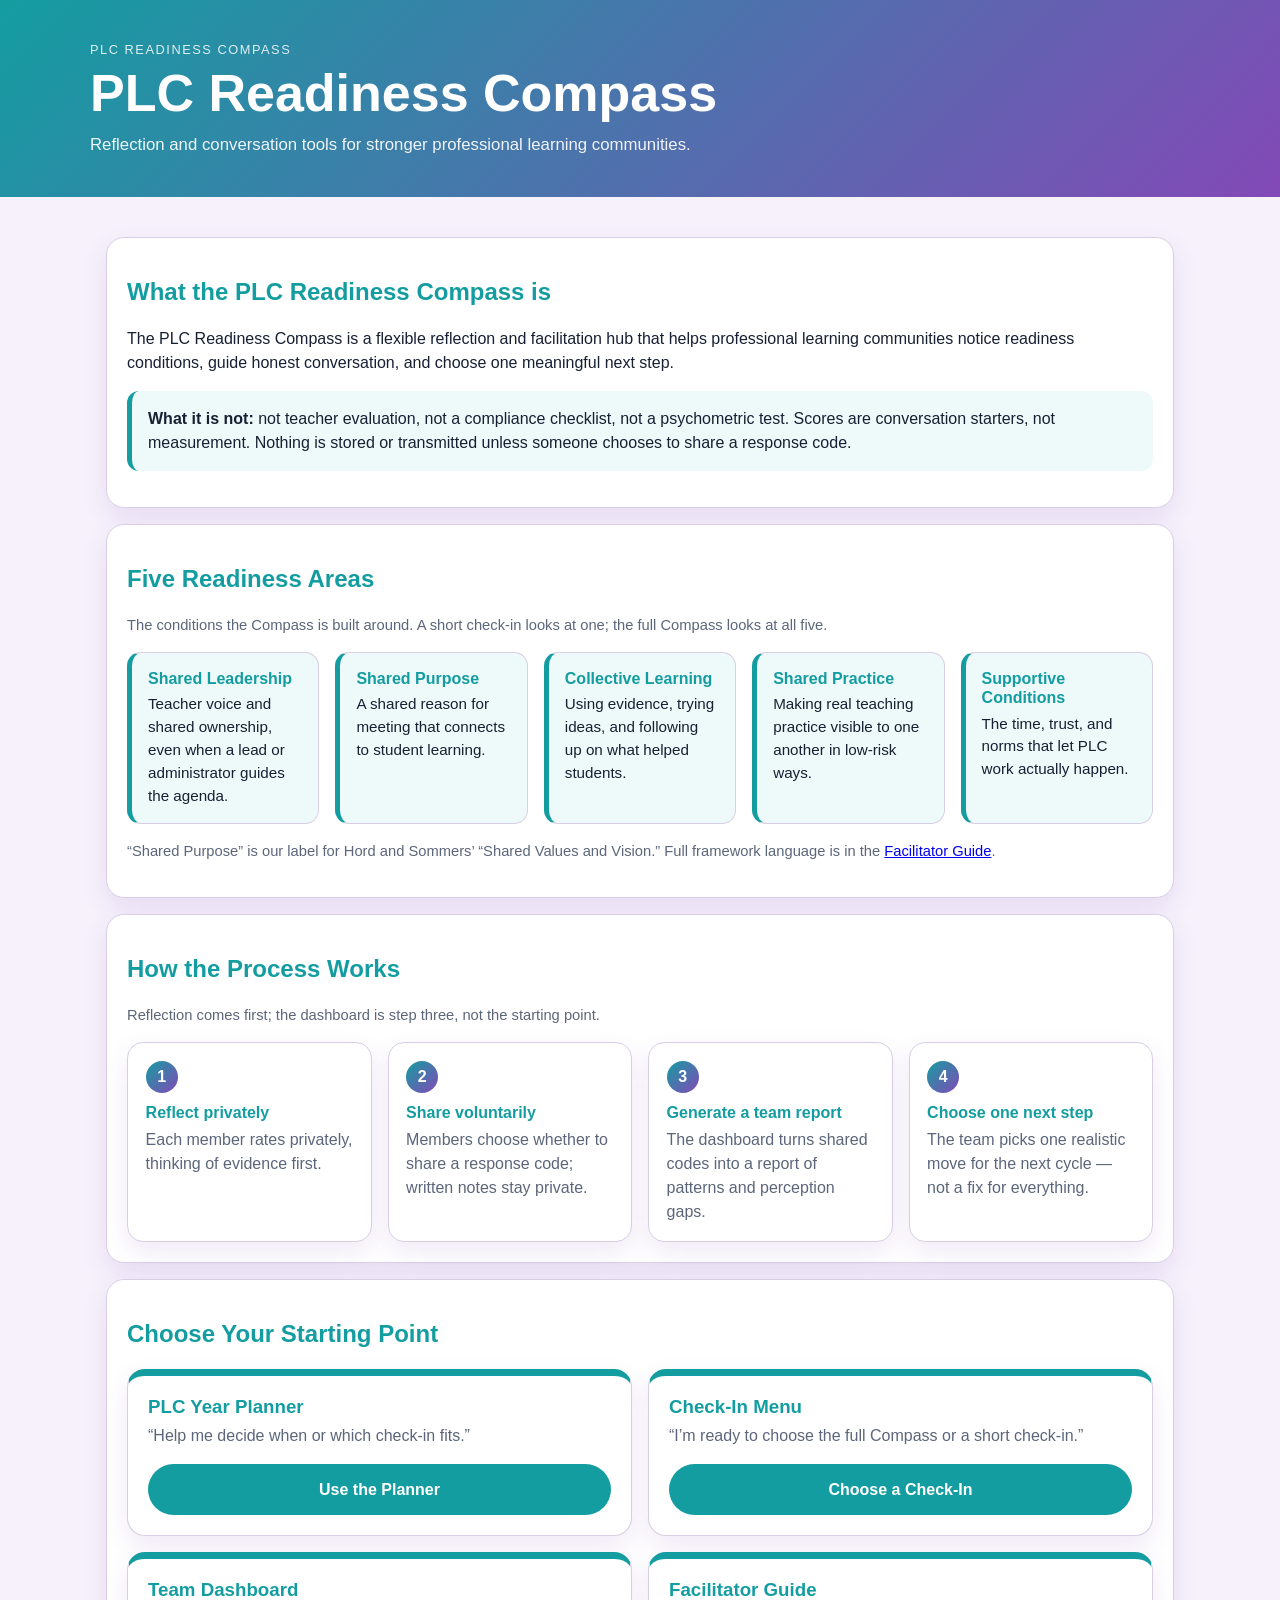
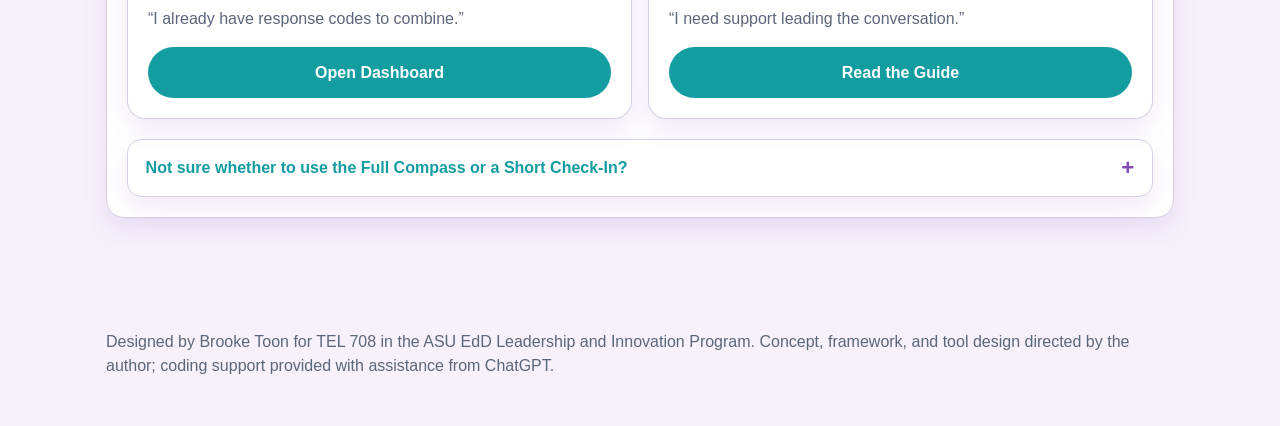
<file: index.html>
<!DOCTYPE html>
<html lang="en">
<head>
  <meta charset="UTF-8">
  <meta name="viewport" content="width=device-width, initial-scale=1.0">
  <title>PLC Readiness Compass | Home</title>
  <link rel="stylesheet" href="style.css">
  <style>
    /* Self-contained accordion for the "Full Compass or Short Check-In?" helper */
    .accordion {
      border: 1px solid var(--border);
      border-radius: 14px;
      background: #fff;
      margin-top: 1.25rem;
      box-shadow: var(--shadow);
      overflow: hidden;
    }
    .accordion > summary {
      cursor: pointer;
      list-style: none;
      padding: 1rem 1.1rem;
      font-weight: 700;
      color: var(--accent);
      display: flex;
      justify-content: space-between;
      align-items: center;
      gap: 1rem;
    }
    .accordion > summary::-webkit-details-marker { display: none; }
    .accordion > summary::after {
      content: "+";
      font-size: 1.4rem;
      line-height: 1;
      color: var(--accent-2);
      flex: 0 0 auto;
    }
    .accordion[open] > summary::after { content: "\2013"; }
    .accordion[open] > summary { border-bottom: 1px solid var(--border); }
    .accordion-body { padding: 1rem 1.1rem 1.25rem; }
    .accordion-body ul { margin: .4rem 0 0; padding-left: 1.2rem; }
    .accordion-body li { margin: .3rem 0; }
  </style>
</head>
<body>
<header>
  <div class="header-inner">
    <div class="kicker">PLC Readiness Compass</div>
    <h1>PLC Readiness Compass</h1>
    <p>Reflection and conversation tools for stronger professional learning communities.</p>
  </div>
</header>

<main>
  <!-- 1) What it is ===================================================== -->
  <section class="card home-intro">
    <h2>What the PLC Readiness Compass is</h2>
    <p>The PLC Readiness Compass is a flexible reflection and facilitation hub that helps professional learning communities notice readiness conditions, guide honest conversation, and choose one meaningful next step.</p>
    <div class="notice">
      <strong>What it is not:</strong> not teacher evaluation, not a compliance checklist, not a psychometric test. Scores are conversation starters, not measurement. Nothing is stored or transmitted unless someone chooses to share a response code.
    </div>
  </section>

  <!-- 2) Five readiness areas (the map) ================================= -->
  <section class="card">
    <h2>Five Readiness Areas</h2>
    <p class="small">The conditions the Compass is built around. A short check-in looks at one; the full Compass looks at all five.</p>
    <div class="area-grid">
      <div class="area-card">
        <h4>Shared Leadership</h4>
        <p>Teacher voice and shared ownership, even when a lead or administrator guides the agenda.</p>
      </div>
      <div class="area-card">
        <h4>Shared Purpose</h4>
        <p>A shared reason for meeting that connects to student learning.</p>
      </div>
      <div class="area-card">
        <h4>Collective Learning</h4>
        <p>Using evidence, trying ideas, and following up on what helped students.</p>
      </div>
      <div class="area-card">
        <h4>Shared Practice</h4>
        <p>Making real teaching practice visible to one another in low-risk ways.</p>
      </div>
      <div class="area-card">
        <h4>Supportive Conditions</h4>
        <p>The time, trust, and norms that let PLC work actually happen.</p>
      </div>
    </div>
    <p class="small">“Shared Purpose” is our label for Hord and Sommers’ “Shared Values and Vision.” Full framework language is in the <a href="facilitator-guide.html">Facilitator Guide</a>.</p>
  </section>

  <!-- 3) How the process works ========================================= -->
  <section class="card">
    <h2>How the Process Works</h2>
    <p class="small">Reflection comes first; the dashboard is step three, not the starting point.</p>
    <div class="steps">
      <div class="step">
        <span class="num">1</span>
        <h4>Reflect privately</h4>
        <p>Each member rates privately, thinking of evidence first.</p>
      </div>
      <div class="step">
        <span class="num">2</span>
        <h4>Share voluntarily</h4>
        <p>Members choose whether to share a response code; written notes stay private.</p>
      </div>
      <div class="step">
        <span class="num">3</span>
        <h4>Generate a team report</h4>
        <p>The dashboard turns shared codes into a report of patterns and perception gaps.</p>
      </div>
      <div class="step">
        <span class="num">4</span>
        <h4>Choose one next step</h4>
        <p>The team picks one realistic move for the next cycle — not a fix for everything.</p>
      </div>
    </div>
  </section>

  <!-- 4) Choose your starting point + accordion ======================== -->
  <section class="card">
    <h2>Choose Your Starting Point</h2>
    <div class="home-grid">
      <div class="home-card">
        <h3>PLC Year Planner</h3>
        <p>“Help me decide when or which check-in fits.”</p>
        <div class="spacer"></div>
        <a class="btn-link btn-block" href="planner.html">Use the Planner</a>
      </div>

      <div class="home-card">
        <h3>Check-In Menu</h3>
        <p>“I’m ready to choose the full Compass or a short check-in.”</p>
        <div class="spacer"></div>
        <a class="btn-link btn-block" href="check-in.html">Choose a Check-In</a>
      </div>

      <div class="home-card">
        <h3>Team Dashboard</h3>
        <p>“I already have response codes to combine.”</p>
        <div class="spacer"></div>
        <a class="btn-link btn-block" href="dashboard.html">Open Dashboard</a>
      </div>

      <div class="home-card">
        <h3>Facilitator Guide</h3>
        <p>“I need support leading the conversation.”</p>
        <div class="spacer"></div>
        <a class="btn-link btn-block" href="facilitator-guide.html">Read the Guide</a>
      </div>
    </div>

    <details class="accordion">
      <summary>Not sure whether to use the Full Compass or a Short Check-In?</summary>
      <div class="accordion-body">
        <div class="grid">
          <div class="result-card col-6">
            <h4>Use the Full Compass when…</h4>
            <ul>
              <li>You are starting or restarting PLC work.</li>
              <li>It is the beginning of the year or midyear.</li>
              <li>The team needs a broad readiness baseline.</li>
              <li>You want to look across all five readiness areas.</li>
            </ul>
          </div>
          <div class="result-card col-6">
            <h4>Use a Short Check-In when…</h4>
            <ul>
              <li>The team only has 10–15 minutes.</li>
              <li>One readiness condition needs attention.</li>
              <li>You want to reduce fatigue.</li>
              <li>The team is in the middle of an ongoing PLC cycle.</li>
            </ul>
          </div>
        </div>
        <p class="small">Both live in the Check-In Menu — the full Compass is built in, so there is no separate version to open.</p>
      </div>
    </details>
  </section>
</main>

<footer>
  <p>Designed by Brooke Toon for TEL 708 in the ASU EdD Leadership and Innovation Program. Concept, framework, and tool design directed by the author; coding support provided with assistance from ChatGPT.</p>
</footer>

<script src="script.js"></script>
</body>
</html>
</file>
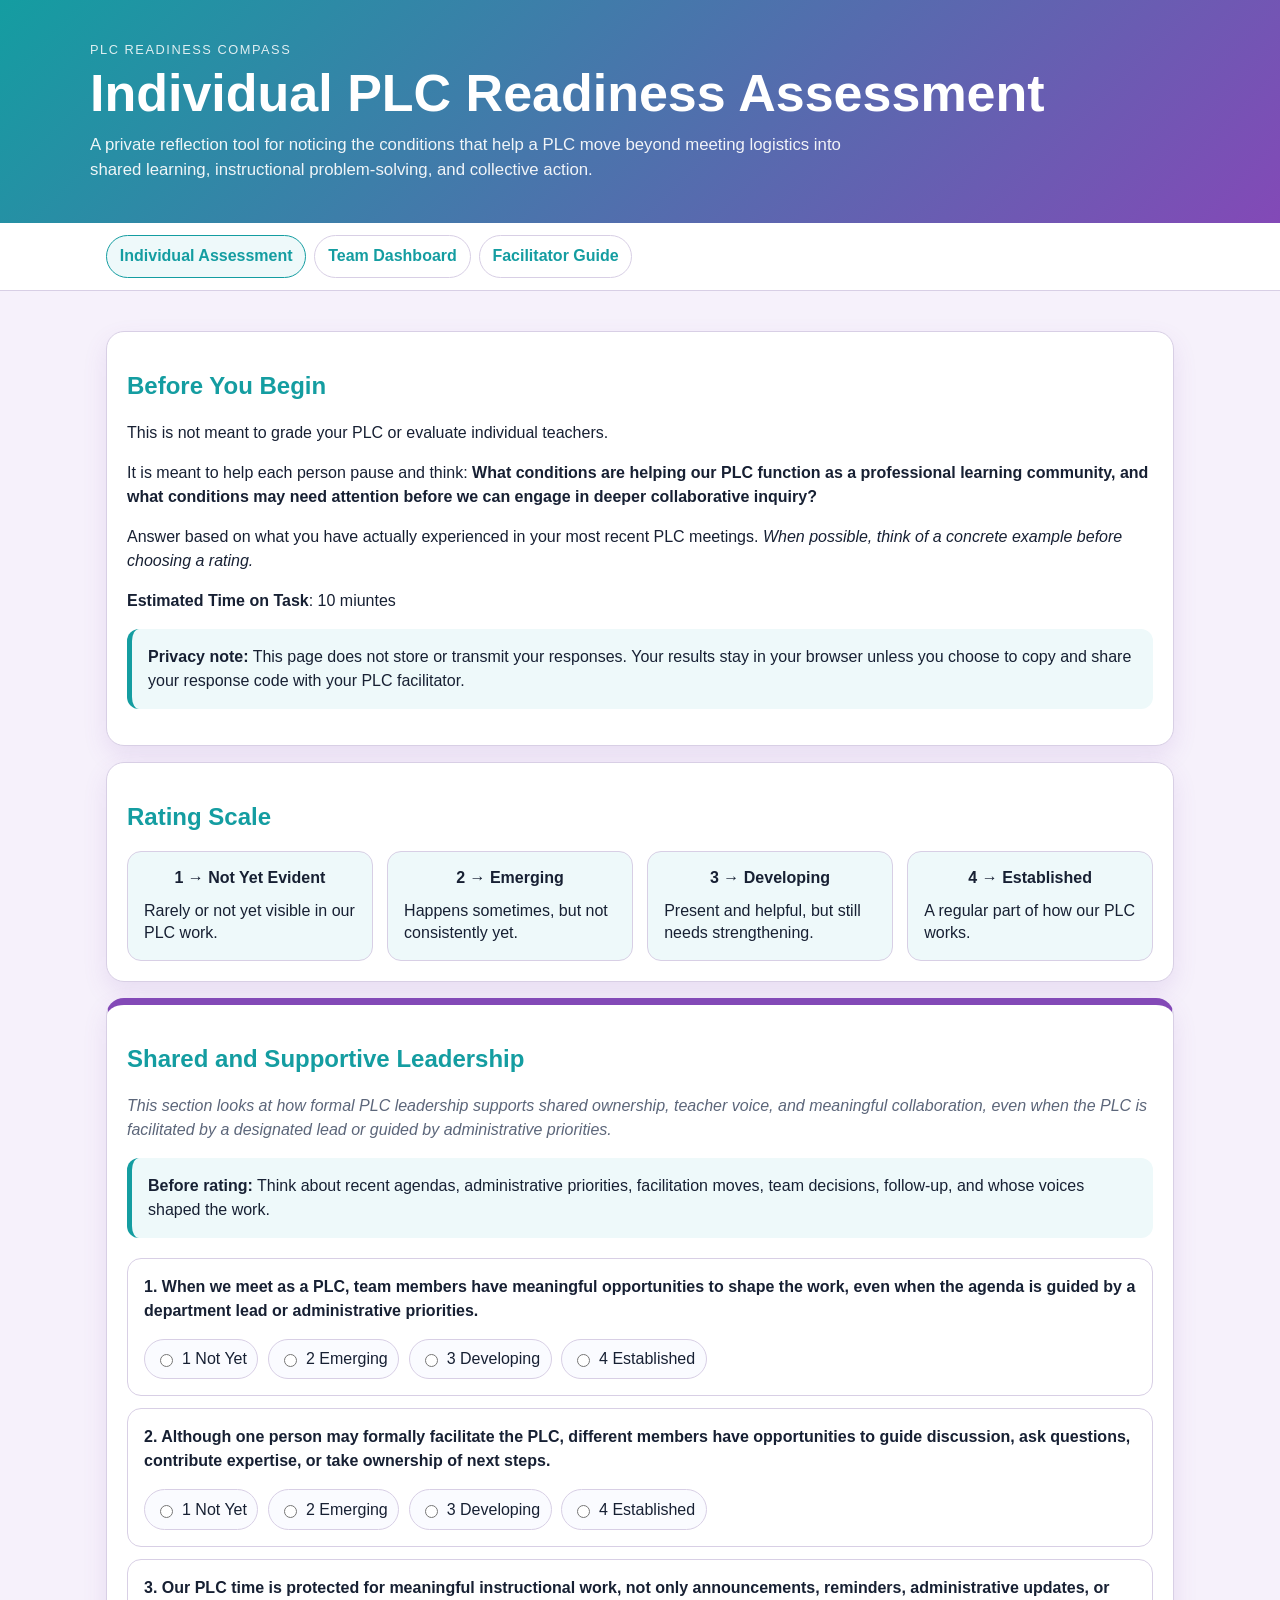
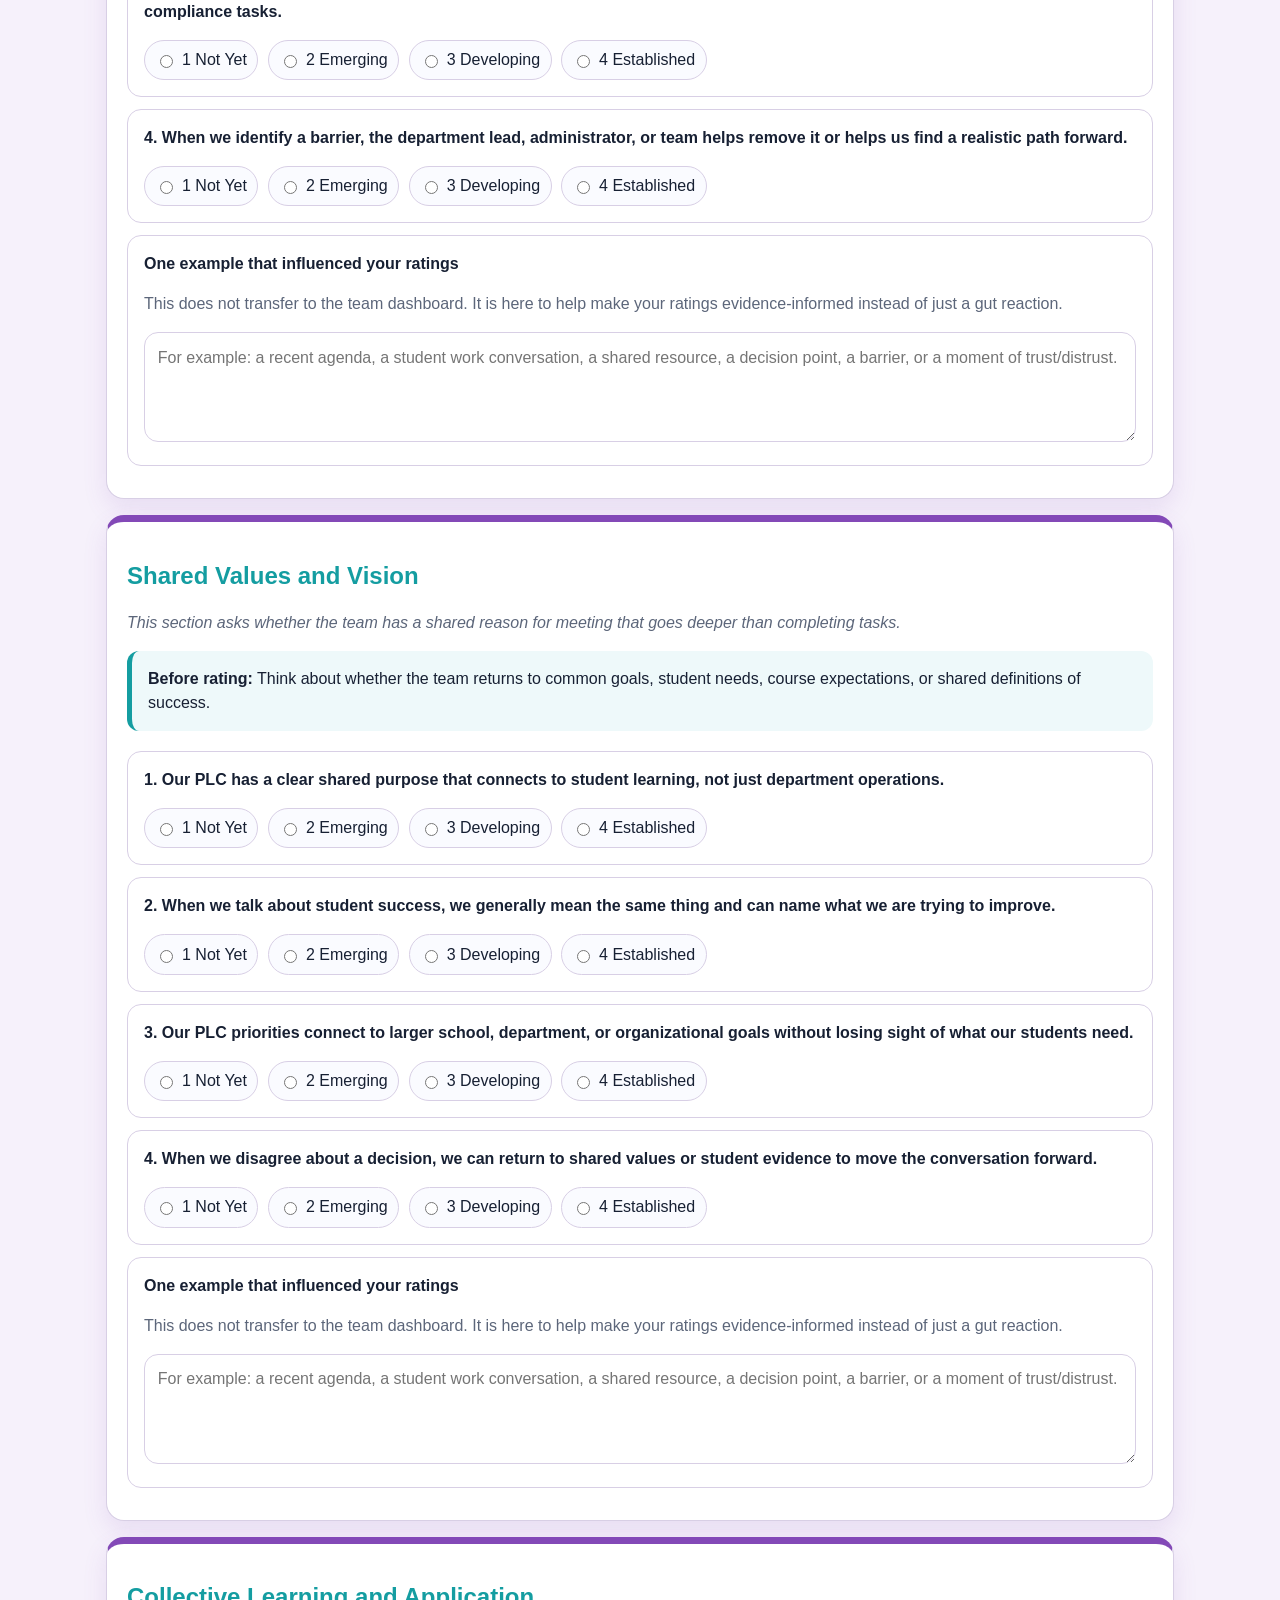
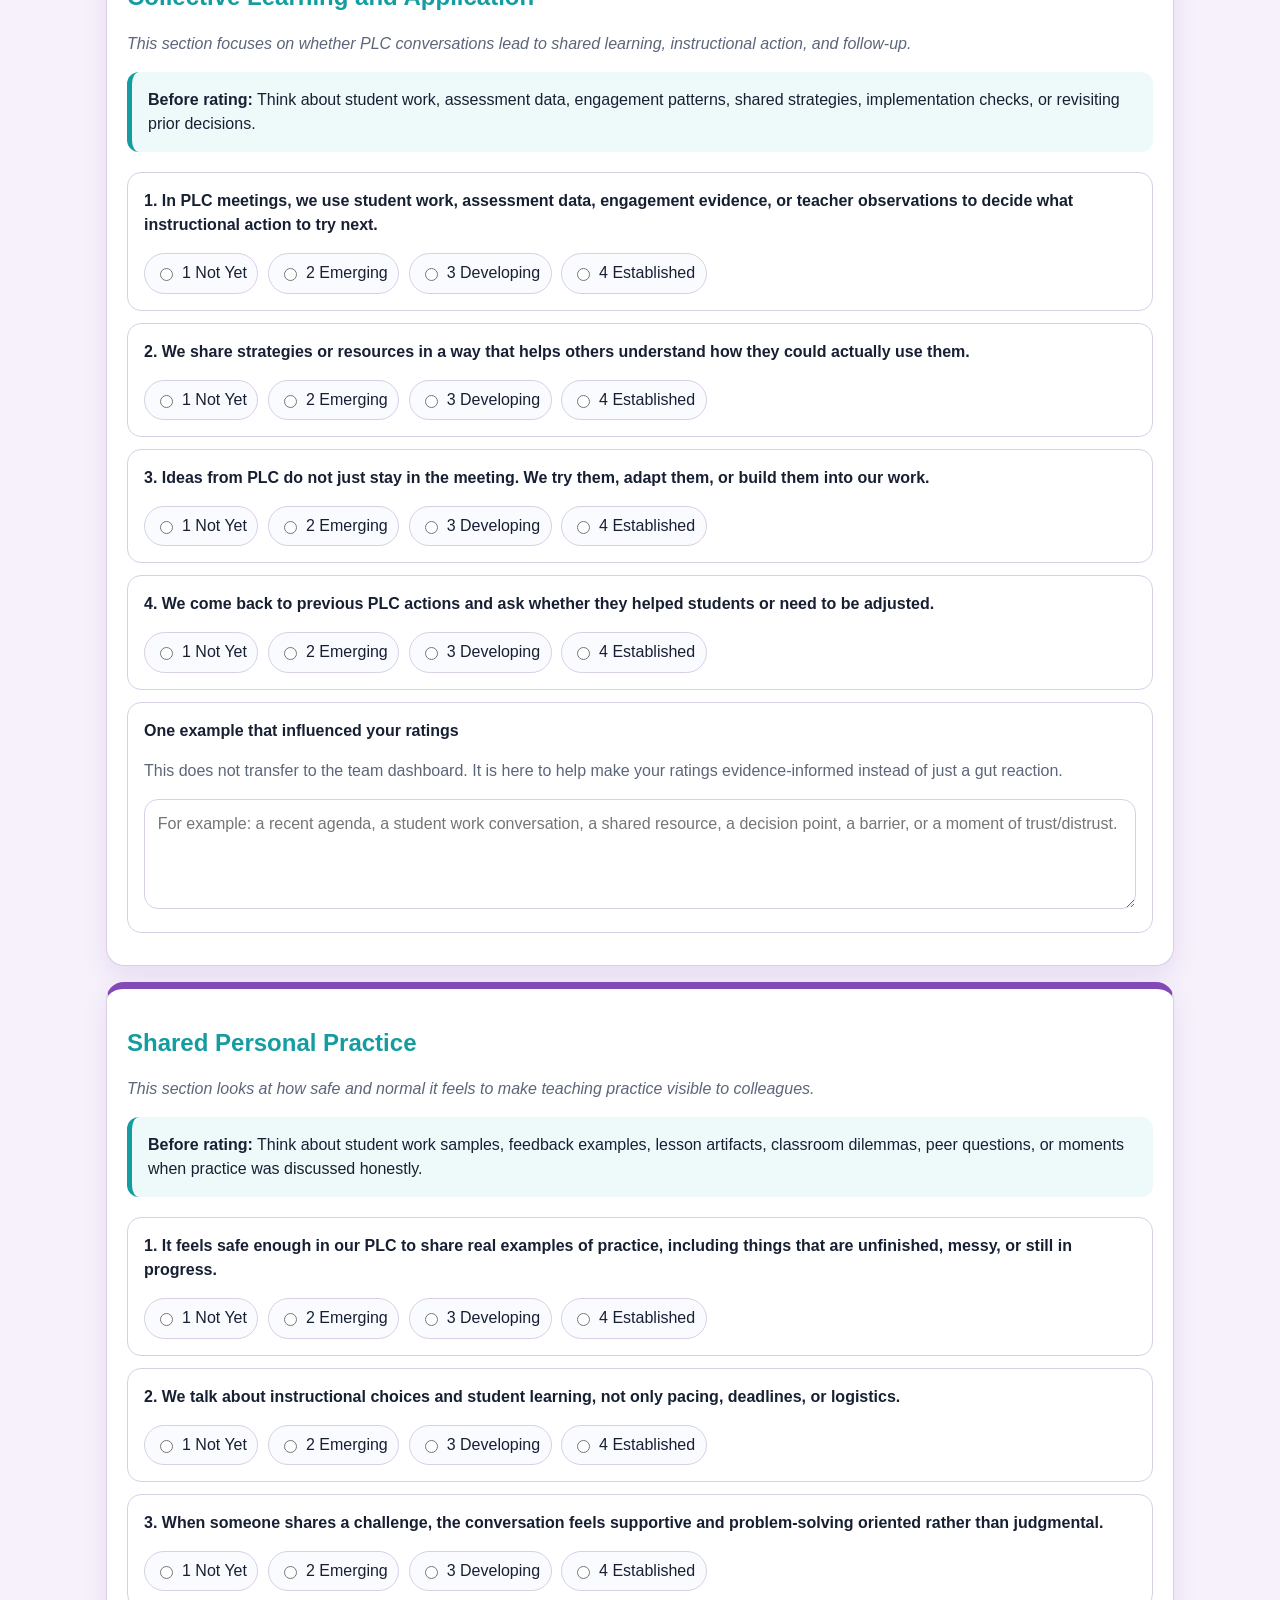
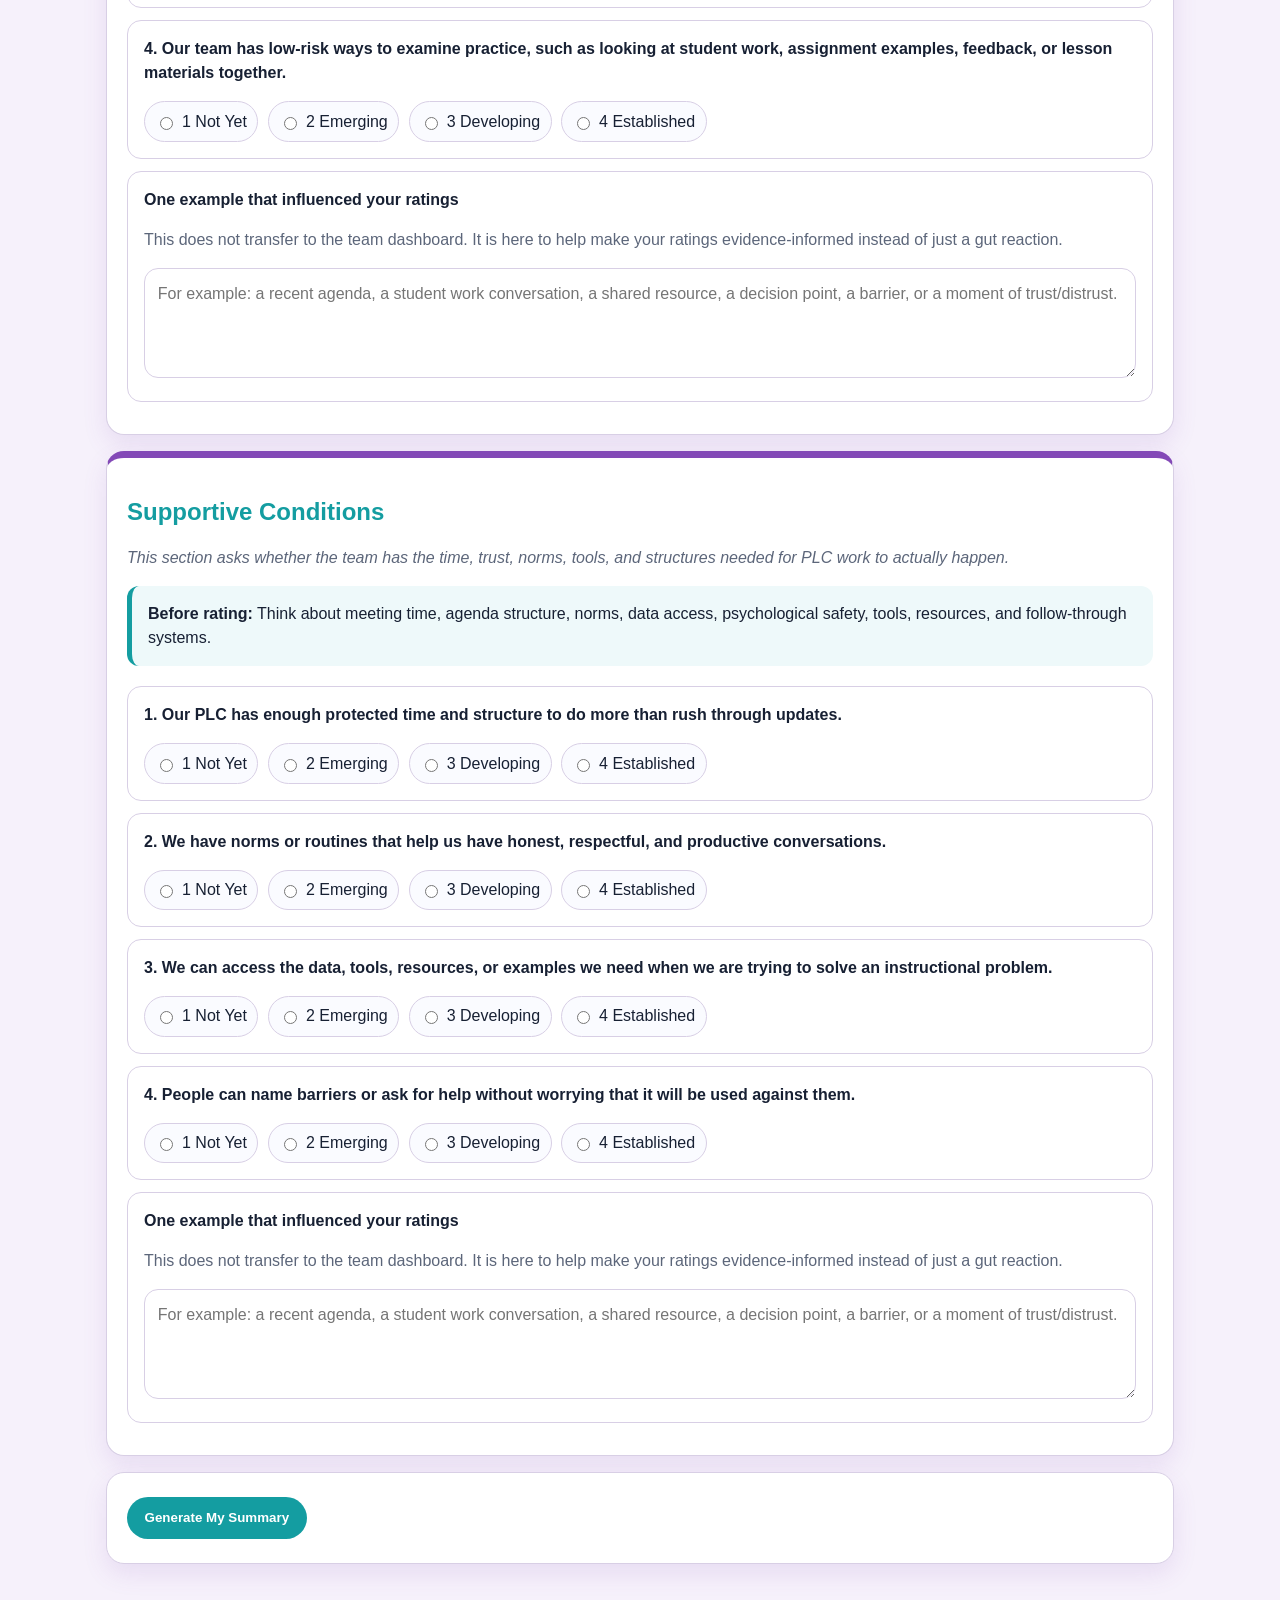
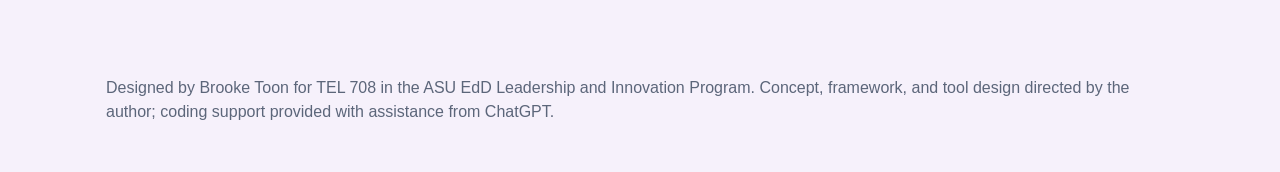
<file: original/index.html>
<!DOCTYPE html>
<html lang="en">
<head>
  <meta charset="UTF-8">
  <meta name="viewport" content="width=device-width, initial-scale=1.0">
  <title>PLC Readiness Compass | Individual Assessment</title>
  <link rel="stylesheet" href="style.css">
</head>
<body>
<header>
  <div class="header-inner">
    <div class="kicker">PLC Readiness Compass</div>
    <h1>Individual PLC Readiness Assessment</h1>
    <p>A private reflection tool for noticing the conditions that help a PLC move beyond meeting logistics into shared learning, instructional problem-solving, and collective action.</p>
  </div>
</header>

<nav>
  <div class="nav-inner">
    <a class="active" href="index.html">Individual Assessment</a>
    <a href="dashboard.html">Team Dashboard</a>
    <a href="facilitator-guide.html">Facilitator Guide</a>
  </div>
</nav>

<main>
  <div id="introCards">
    <section class="card">
      <h2>Before You Begin</h2>
      <p>This is not meant to grade your PLC or evaluate individual teachers.</p>
      <p> It is meant to help each person pause and think: <strong>What conditions are helping our PLC function as a professional learning community, and what conditions may need attention before we can engage in deeper collaborative inquiry?</strong></p>
      <p>Answer based on what you have actually experienced in your most recent PLC meetings. <i>When possible, think of a concrete example before choosing a rating.</i></p>
      <p><strong>Estimated Time on Task</strong>: 10 miuntes</p>
      <div class="notice">
        <strong>Privacy note:</strong> This page does not store or transmit your responses. Your results stay in your browser unless you choose to copy and share your response code with your PLC facilitator.
      </div>
    </section>

    <section class="card">
      <h2>Rating Scale</h2>
      <div class="scale">
        <div><strong>1 → Not Yet Evident</strong>Rarely or not yet visible in our PLC work.</div>
        <div><strong>2 → Emerging</strong>Happens sometimes, but not consistently yet.</div>
        <div><strong>3 → Developing</strong>Present and helpful, but still needs strengthening.</div>
        <div><strong>4 → Established</strong>A regular part of how our PLC works.</div>
      </div>
    </section>
  </div>

  <form id="assessmentForm"></form>

  <section class="card no-print">
    <button type="button" id="generateIndividual">Generate My Summary</button>
  </section>

  <section id="individualResults" class="card" style="display:none;">
    <div class="print-only">
      <h1>Individual PLC Readiness Summary</h1>
      <p>This summary is for private reflection and voluntary sharing.</p>
    </div>

    <div id="individualOverall"></div>
    <h3>Domain Scores</h3>
    <div id="individualBars"></div>

    <div id="individualEvidenceNotes"></div>

    <h3>Your Response Code</h3>
    <p>Copy this code and share it with the facilitator only if you want your ratings included in the team dashboard. Your written evidence notes appear only in your individual summary/PDF. They are not included in the team dashboard code.</p>
    <div id="responseCode" class="code-box"></div>
    <button type="button" id="copyCode" class="no-print">Copy Code</button>
    <button type="button" id="exportIndividualPdf" class="secondary no-print">Export / Save Summary as PDF</button>
    <p class="export-note no-print">This opens your browser print window. Choose “Save as PDF” as the destination.</p>
  </section>
</main>

<footer>
  <p>Designed by Brooke Toon for TEL 708 in the ASU EdD Leadership and Innovation Program. Concept, framework, and tool design directed by the author; coding support provided with assistance from ChatGPT.</p>
</footer>

<script src="script.js"></script>
</body>
</html>
</file>
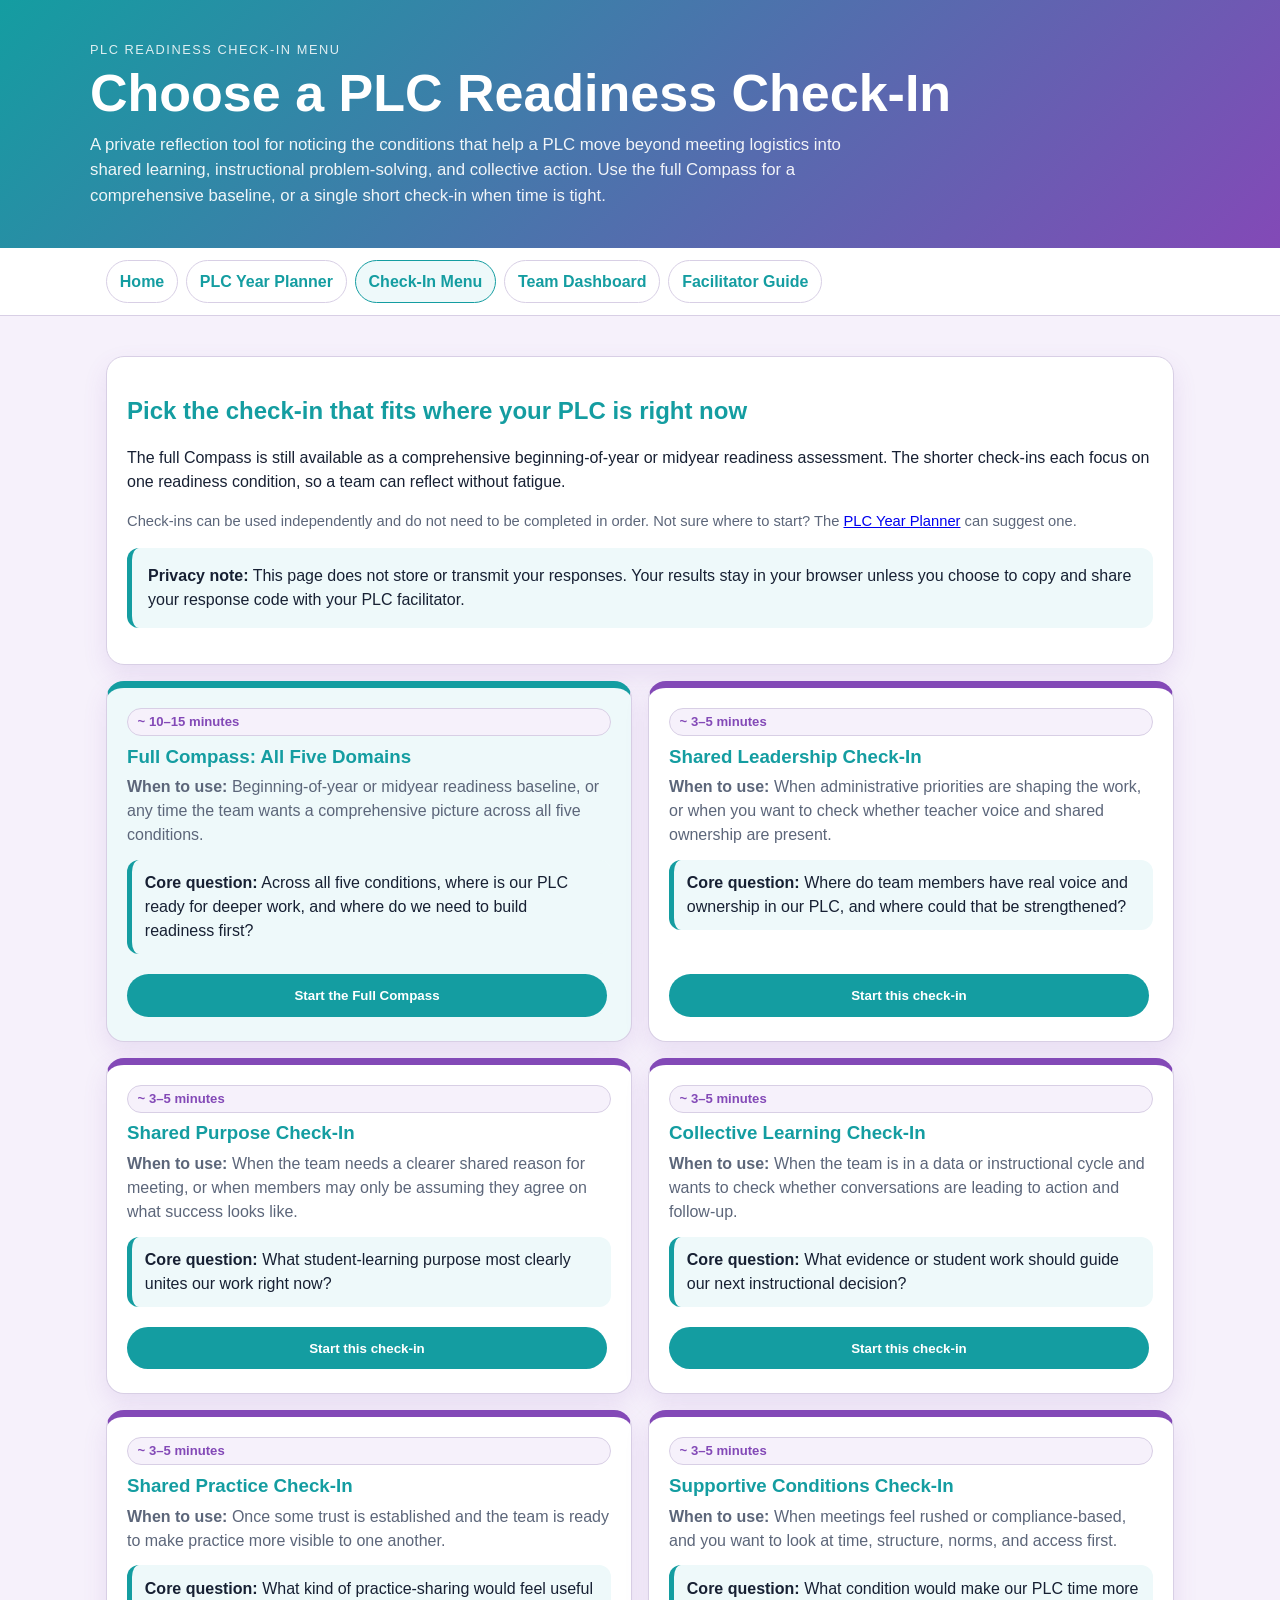
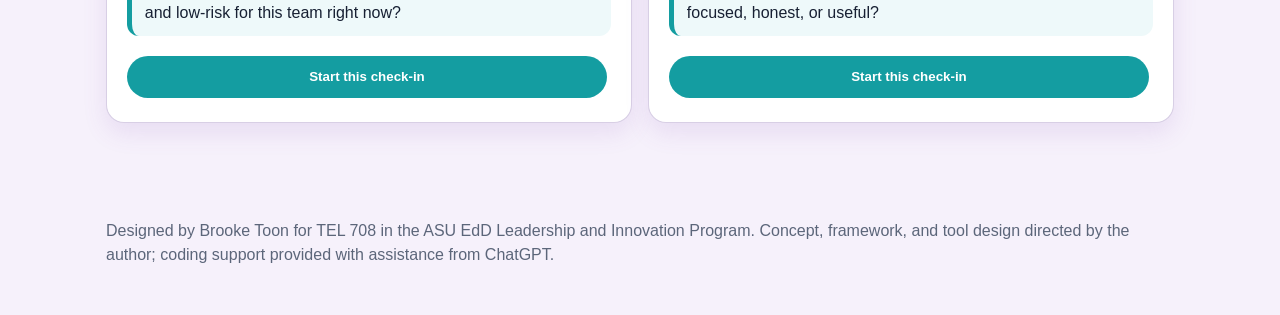
<file: check-in.html>
<!DOCTYPE html>
<html lang="en">
<head>
  <meta charset="UTF-8">
  <meta name="viewport" content="width=device-width, initial-scale=1.0">
  <title>PLC Readiness Check-In Menu</title>
  <link rel="stylesheet" href="style.css">
</head>
<body>
<header>
  <div class="header-inner">
    <div class="kicker">PLC Readiness Check-In Menu</div>
    <h1>Choose a PLC Readiness Check-In</h1>
    <p>A private reflection tool for noticing the conditions that help a PLC move beyond meeting logistics into shared learning, instructional problem-solving, and collective action. Use the full Compass for a comprehensive baseline, or a single short check-in when time is tight.</p>
  </div>
</header>

<nav>
  <div class="nav-inner">
    <a href="index.html">Home</a>
    <a href="planner.html">PLC Year Planner</a>
    <a class="active" href="check-in.html">Check-In Menu</a>
    <a href="dashboard.html">Team Dashboard</a>
    <a href="facilitator-guide.html">Facilitator Guide</a>
  </div>
</nav>

<main>
  <!-- ===== Menu view ===== -->
  <div id="checkinMenu">
    <section class="card menu-intro">
      <h2>Pick the check-in that fits where your PLC is right now</h2>
      <p>The full Compass is still available as a comprehensive beginning-of-year or midyear readiness assessment. The shorter check-ins each focus on one readiness condition, so a team can reflect without fatigue.</p>
      <p class="small">Check-ins can be used independently and do not need to be completed in order. Not sure where to start? The <a href="planner.html">PLC Year Planner</a> can suggest one.</p>
      <div class="notice">
        <strong>Privacy note:</strong> This page does not store or transmit your responses. Your results stay in your browser unless you choose to copy and share your response code with your PLC facilitator.
      </div>
    </section>

    <div class="checkin-grid">
      <!-- Cards rendered by script.js from the CHECKINS map -->
    </div>
  </div>

  <!-- ===== Scoped assessment view ===== -->
  <div id="assessmentView" style="display:none;">
    <section class="card no-print">
      <button type="button" id="backToMenu" class="secondary">&larr; Choose a different check-in</button>
    </section>

    <section class="card">
      <h2 id="activeCheckinTitle">Check-In</h2>
      <div id="activeCheckinIntro"></div>
      <p>This is not meant to grade your PLC or evaluate individual teachers. It is meant to help each person pause and notice which conditions are helping the PLC function, and which may need attention before deeper collaborative inquiry.</p>
      <div class="notice">
        <strong>Privacy note:</strong> Your responses stay in your browser. Only the response code is shareable, and your written evidence notes are never included in it.
      </div>
    </section>

    <section class="card">
      <h2>Rating Scale</h2>
      <div class="scale">
        <div><strong>1 → Not Yet Evident</strong>Rarely or not yet visible in our PLC work.</div>
        <div><strong>2 → Emerging</strong>Happens sometimes, but not consistently yet.</div>
        <div><strong>3 → Developing</strong>Present and helpful, but still needs strengthening.</div>
        <div><strong>4 → Established</strong>A regular part of how our PLC works.</div>
      </div>
    </section>

    <form id="assessmentForm"></form>

    <section class="card no-print">
      <button type="button" id="generateIndividual">Generate My Summary</button>
    </section>

    <section id="individualResults" class="card" style="display:none;">
      <div class="print-only">
        <h1>Individual PLC Readiness Summary</h1>
        <p>This summary is for private reflection and voluntary sharing.</p>
      </div>

      <div id="individualOverall"></div>
      <h3>Domain Scores</h3>
      <div id="individualBars"></div>

      <div id="individualEvidenceNotes"></div>

      <h3>Your Response Code</h3>
      <p>Copy this code and share it with the facilitator only if you want your ratings included in the team dashboard. Your written evidence notes appear only in your individual summary/PDF. They are not included in the team dashboard code.</p>
      <div id="responseCode" class="code-box"></div>
      <button type="button" id="copyCode" class="no-print">Copy Code</button>
      <button type="button" id="exportIndividualPdf" class="secondary no-print">Export / Save Summary as PDF</button>
      <p class="export-note no-print">This opens your browser print window. Choose “Save as PDF” as the destination.</p>
    </section>
  </div>
</main>

<footer>
  <p>Designed by Brooke Toon for TEL 708 in the ASU EdD Leadership and Innovation Program. Concept, framework, and tool design directed by the author; coding support provided with assistance from ChatGPT.</p>
</footer>

<script src="script.js"></script>
</body>
</html>
</file>
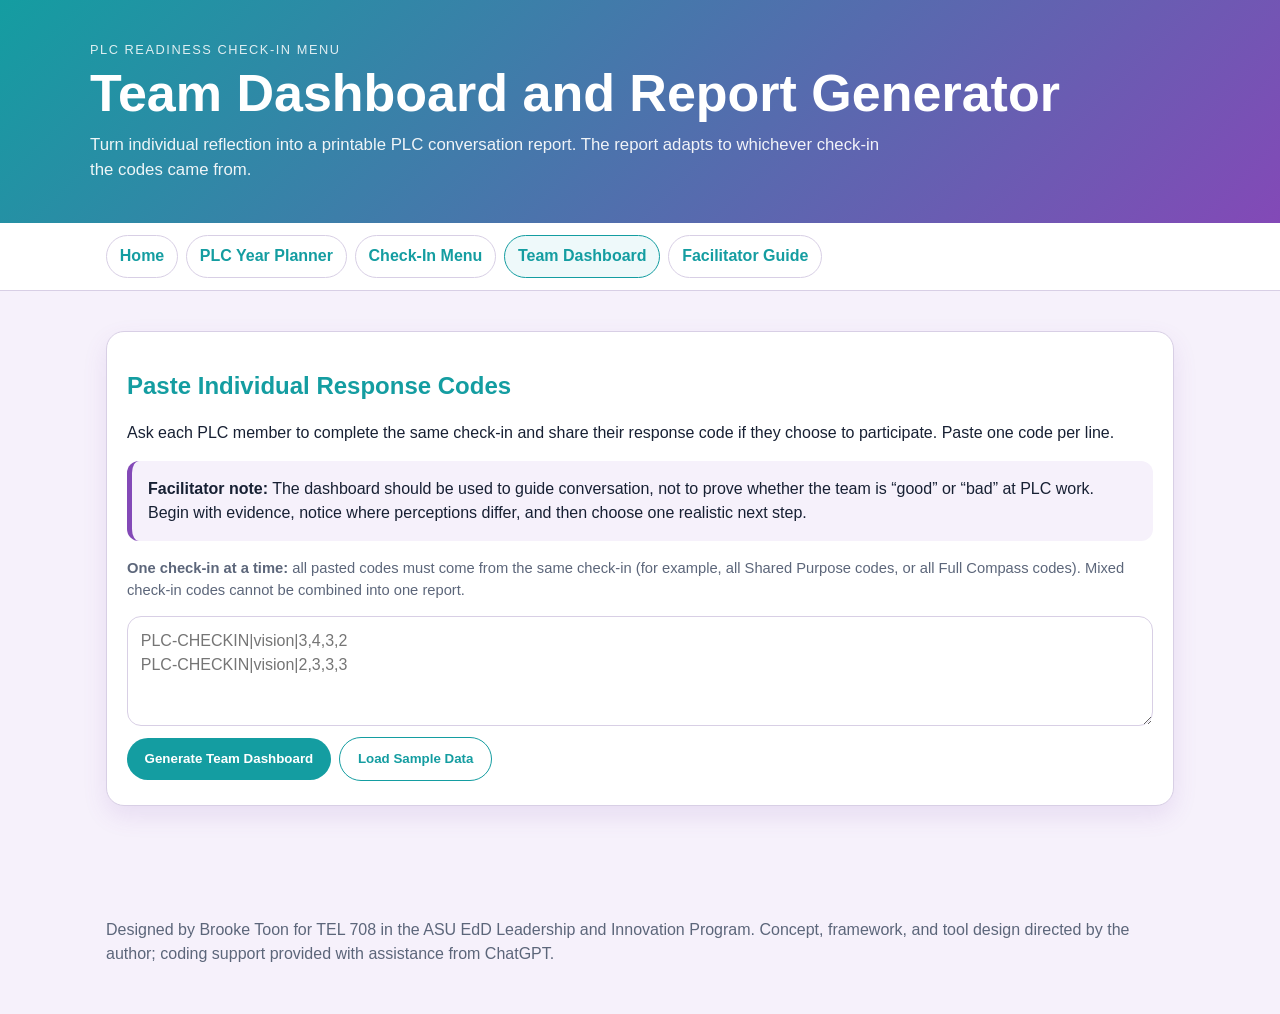
<file: dashboard.html>
<!DOCTYPE html>
<html lang="en">
<head>
  <meta charset="UTF-8">
  <meta name="viewport" content="width=device-width, initial-scale=1.0">
  <title>PLC Readiness Check-In Menu | Team Dashboard</title>
  <link rel="stylesheet" href="style.css">
</head>
<body>
<header>
  <div class="header-inner">
    <div class="kicker">PLC Readiness Check-In Menu</div>
    <h1>Team Dashboard and Report Generator</h1>
    <p>Turn individual reflection into a printable PLC conversation report. The report adapts to whichever check-in the codes came from.</p>
  </div>
</header>

<nav>
  <div class="nav-inner">
    <a href="index.html">Home</a>
    <a href="planner.html">PLC Year Planner</a>
    <a href="check-in.html">Check-In Menu</a>
    <a class="active" href="dashboard.html">Team Dashboard</a>
    <a href="facilitator-guide.html">Facilitator Guide</a>
  </div>
</nav>

<main>
  <section class="card no-print">
    <h2>Paste Individual Response Codes</h2>
    <p>Ask each PLC member to complete the same check-in and share their response code if they choose to participate. Paste one code per line.</p>
    <div class="warm-notice">
      <strong>Facilitator note:</strong> The dashboard should be used to guide conversation, not to prove whether the team is “good” or “bad” at PLC work. Begin with evidence, notice where perceptions differ, and then choose one realistic next step.
    </div>
    <p class="small"><strong>One check-in at a time:</strong> all pasted codes must come from the same check-in (for example, all Shared Purpose codes, or all Full Compass codes). Mixed check-in codes cannot be combined into one report.</p>
    <textarea id="codesInput" placeholder="PLC-CHECKIN|vision|3,4,3,2&#10;PLC-CHECKIN|vision|2,3,3,3"></textarea>
    <button type="button" id="generateDashboard">Generate Team Dashboard</button>
    <button type="button" id="loadSample" class="secondary">Load Sample Data</button>
  </section>

  <section id="dashboardResults" style="display:none;">
    <section class="card print-only">
      <h1 id="printReportTitle">PLC Readiness Conversation Report</h1>
      <p>A team-level snapshot of readiness conditions, perception gaps, and possible next steps.</p>
    </section>

    <!-- Report sections are built dynamically based on the check-in type -->
    <div id="reportBody"></div>

    <section class="card no-print">
      <button type="button" id="exportDashboardPdf">Export / Save Report as PDF</button>
      <p class="export-note">This opens your browser print window. Choose “Save as PDF” as the destination.</p>
    </section>
  </section>
</main>

<footer>
  <p>Designed by Brooke Toon for TEL 708 in the ASU EdD Leadership and Innovation Program. Concept, framework, and tool design directed by the author; coding support provided with assistance from ChatGPT.</p>
</footer>

<script src="script.js"></script>
</body>
</html>
</file>
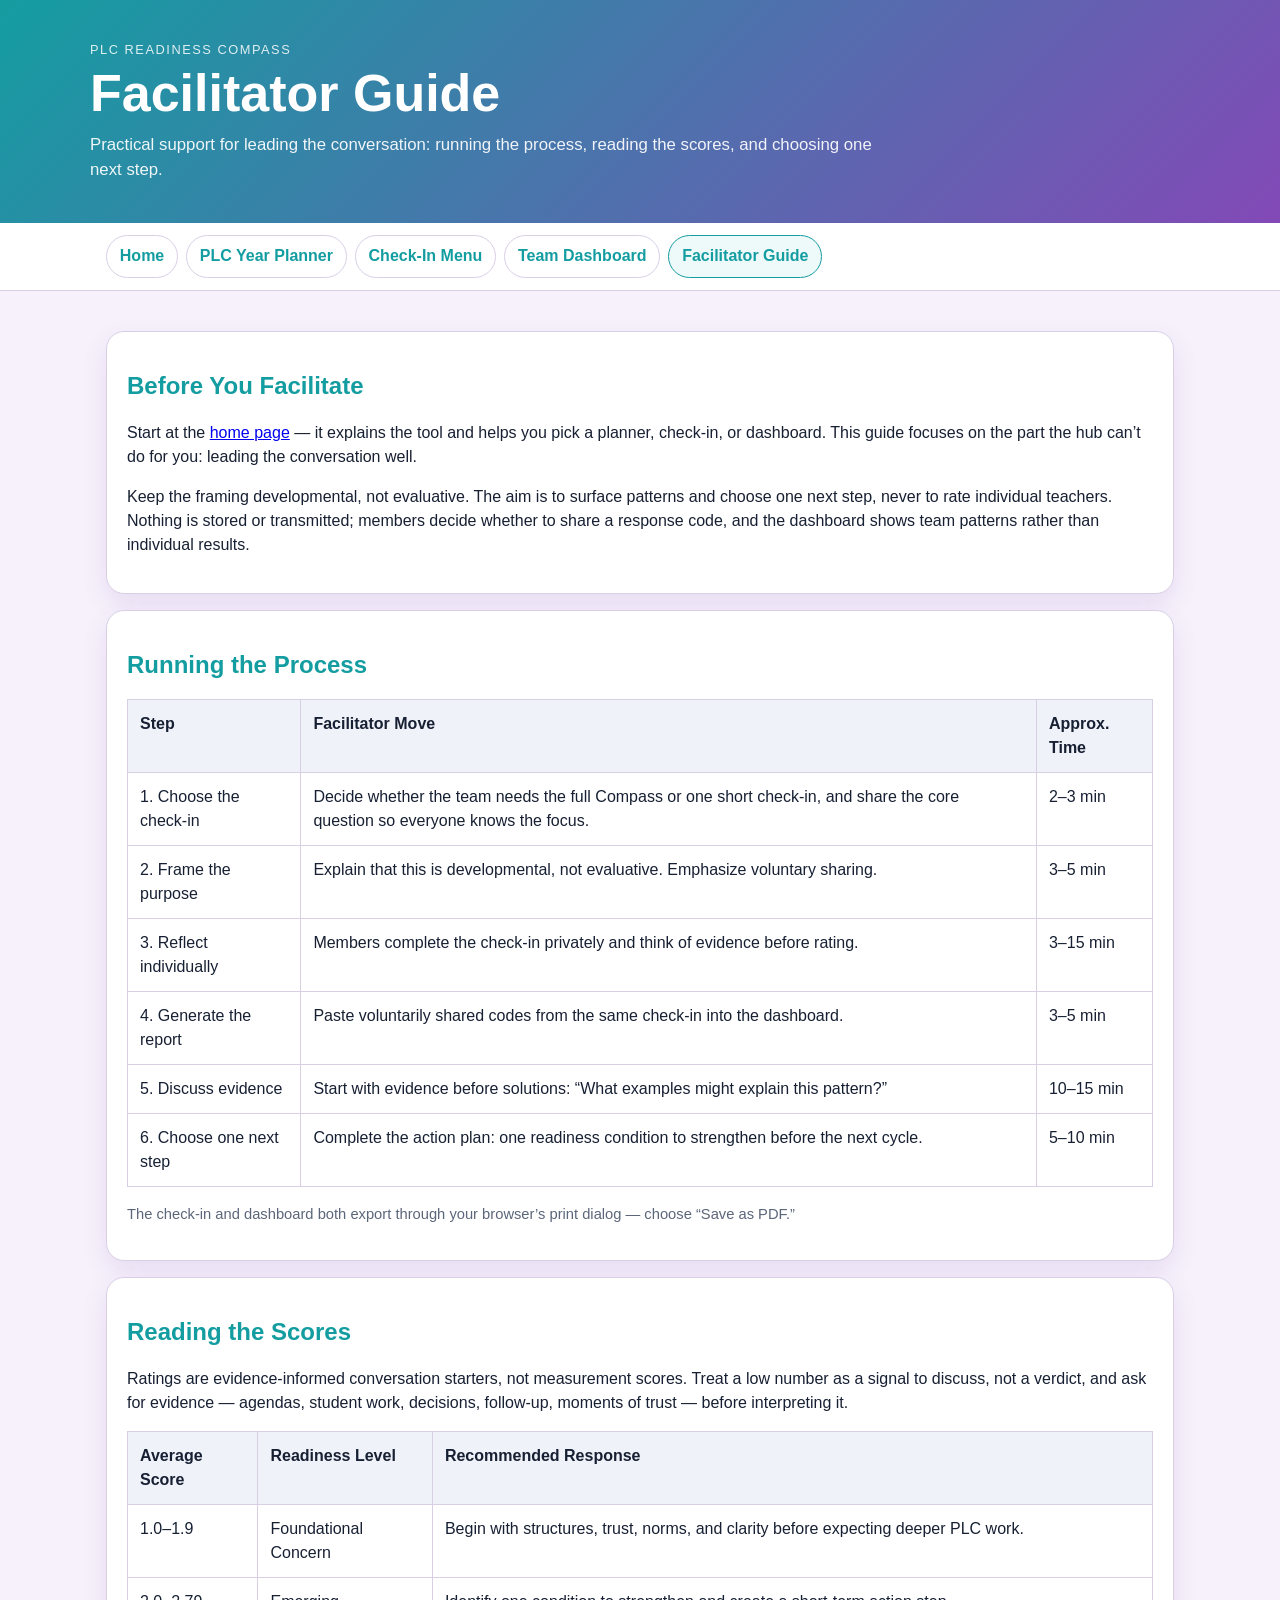
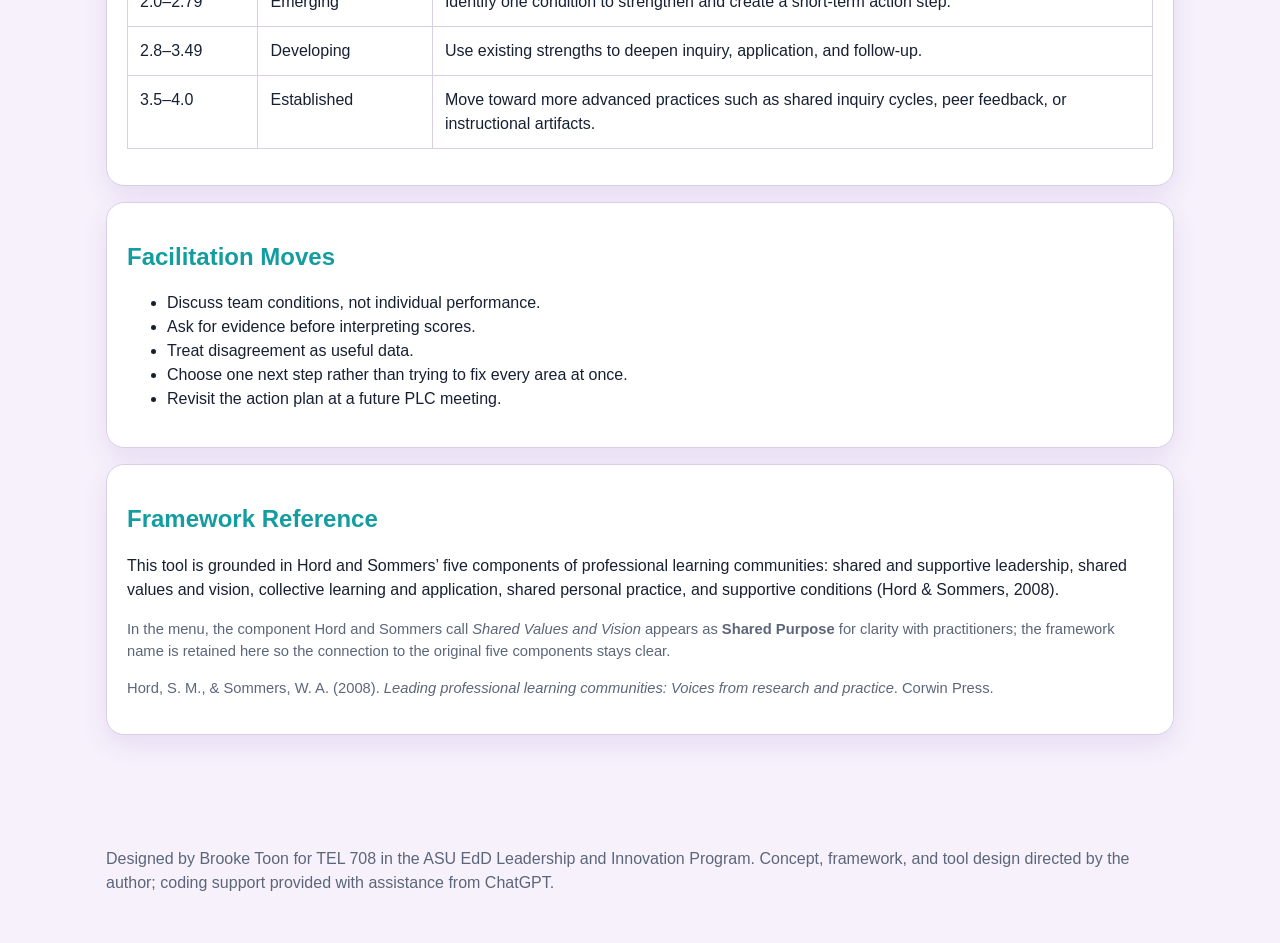
<file: facilitator-guide.html>
<!DOCTYPE html>
<html lang="en">
<head>
  <meta charset="UTF-8">
  <meta name="viewport" content="width=device-width, initial-scale=1.0">
  <title>PLC Readiness Compass | Facilitator Guide</title>
  <link rel="stylesheet" href="style.css">
</head>
<body>
<header>
  <div class="header-inner">
    <div class="kicker">PLC Readiness Compass</div>
    <h1>Facilitator Guide</h1>
    <p>Practical support for leading the conversation: running the process, reading the scores, and choosing one next step.</p>
  </div>
</header>

<nav>
  <div class="nav-inner">
    <a href="index.html">Home</a>
    <a href="planner.html">PLC Year Planner</a>
    <a href="check-in.html">Check-In Menu</a>
    <a href="dashboard.html">Team Dashboard</a>
    <a class="active" href="facilitator-guide.html">Facilitator Guide</a>
  </div>
</nav>

<main>
  <section class="card">
    <h2>Before You Facilitate</h2>
    <p>Start at the <a href="index.html">home page</a> — it explains the tool and helps you pick a planner, check-in, or dashboard. This guide focuses on the part the hub can’t do for you: leading the conversation well.</p>
    <p>Keep the framing developmental, not evaluative. The aim is to surface patterns and choose one next step, never to rate individual teachers. Nothing is stored or transmitted; members decide whether to share a response code, and the dashboard shows team patterns rather than individual results.</p>
  </section>

  <section class="card">
    <h2>Running the Process</h2>
    <table>
      <thead>
        <tr>
          <th>Step</th>
          <th>Facilitator Move</th>
          <th>Approx. Time</th>
        </tr>
      </thead>
      <tbody>
        <tr>
          <td>1. Choose the check-in</td>
          <td>Decide whether the team needs the full Compass or one short check-in, and share the core question so everyone knows the focus.</td>
          <td>2–3 min</td>
        </tr>
        <tr>
          <td>2. Frame the purpose</td>
          <td>Explain that this is developmental, not evaluative. Emphasize voluntary sharing.</td>
          <td>3–5 min</td>
        </tr>
        <tr>
          <td>3. Reflect individually</td>
          <td>Members complete the check-in privately and think of evidence before rating.</td>
          <td>3–15 min</td>
        </tr>
        <tr>
          <td>4. Generate the report</td>
          <td>Paste voluntarily shared codes from the same check-in into the dashboard.</td>
          <td>3–5 min</td>
        </tr>
        <tr>
          <td>5. Discuss evidence</td>
          <td>Start with evidence before solutions: “What examples might explain this pattern?”</td>
          <td>10–15 min</td>
        </tr>
        <tr>
          <td>6. Choose one next step</td>
          <td>Complete the action plan: one readiness condition to strengthen before the next cycle.</td>
          <td>5–10 min</td>
        </tr>
      </tbody>
    </table>
    <p class="small">The check-in and dashboard both export through your browser’s print dialog — choose “Save as PDF.”</p>
  </section>

  <section class="card">
    <h2>Reading the Scores</h2>
    <p>Ratings are evidence-informed conversation starters, not measurement scores. Treat a low number as a signal to discuss, not a verdict, and ask for evidence — agendas, student work, decisions, follow-up, moments of trust — before interpreting it.</p>
    <table>
      <thead>
        <tr>
          <th>Average Score</th>
          <th>Readiness Level</th>
          <th>Recommended Response</th>
        </tr>
      </thead>
      <tbody>
        <tr>
          <td>1.0–1.9</td>
          <td>Foundational Concern</td>
          <td>Begin with structures, trust, norms, and clarity before expecting deeper PLC work.</td>
        </tr>
        <tr>
          <td>2.0–2.79</td>
          <td>Emerging</td>
          <td>Identify one condition to strengthen and create a short-term action step.</td>
        </tr>
        <tr>
          <td>2.8–3.49</td>
          <td>Developing</td>
          <td>Use existing strengths to deepen inquiry, application, and follow-up.</td>
        </tr>
        <tr>
          <td>3.5–4.0</td>
          <td>Established</td>
          <td>Move toward more advanced practices such as shared inquiry cycles, peer feedback, or instructional artifacts.</td>
        </tr>
      </tbody>
    </table>
  </section>

  <section class="card">
    <h2>Facilitation Moves</h2>
    <ul>
      <li>Discuss team conditions, not individual performance.</li>
      <li>Ask for evidence before interpreting scores.</li>
      <li>Treat disagreement as useful data.</li>
      <li>Choose one next step rather than trying to fix every area at once.</li>
      <li>Revisit the action plan at a future PLC meeting.</li>
    </ul>
  </section>

  <section class="card">
    <h2>Framework Reference</h2>
    <p>
      This tool is grounded in Hord and Sommers’ five components of professional learning communities:
      shared and supportive leadership, shared values and vision, collective learning and application,
      shared personal practice, and supportive conditions (Hord &amp; Sommers, 2008).
    </p>
    <p class="small">
      In the menu, the component Hord and Sommers call <em>Shared Values and Vision</em> appears as
      <strong>Shared Purpose</strong> for clarity with practitioners; the framework name is retained here so the
      connection to the original five components stays clear.
    </p>
    <p class="small">
      Hord, S. M., &amp; Sommers, W. A. (2008). <em>Leading professional learning communities:
      Voices from research and practice</em>. Corwin Press.
    </p>
  </section>
</main>

<footer>
  <p>Designed by Brooke Toon for TEL 708 in the ASU EdD Leadership and Innovation Program. Concept, framework, and tool design directed by the author; coding support provided with assistance from ChatGPT.</p>
</footer>
</body>
</html>
</file>
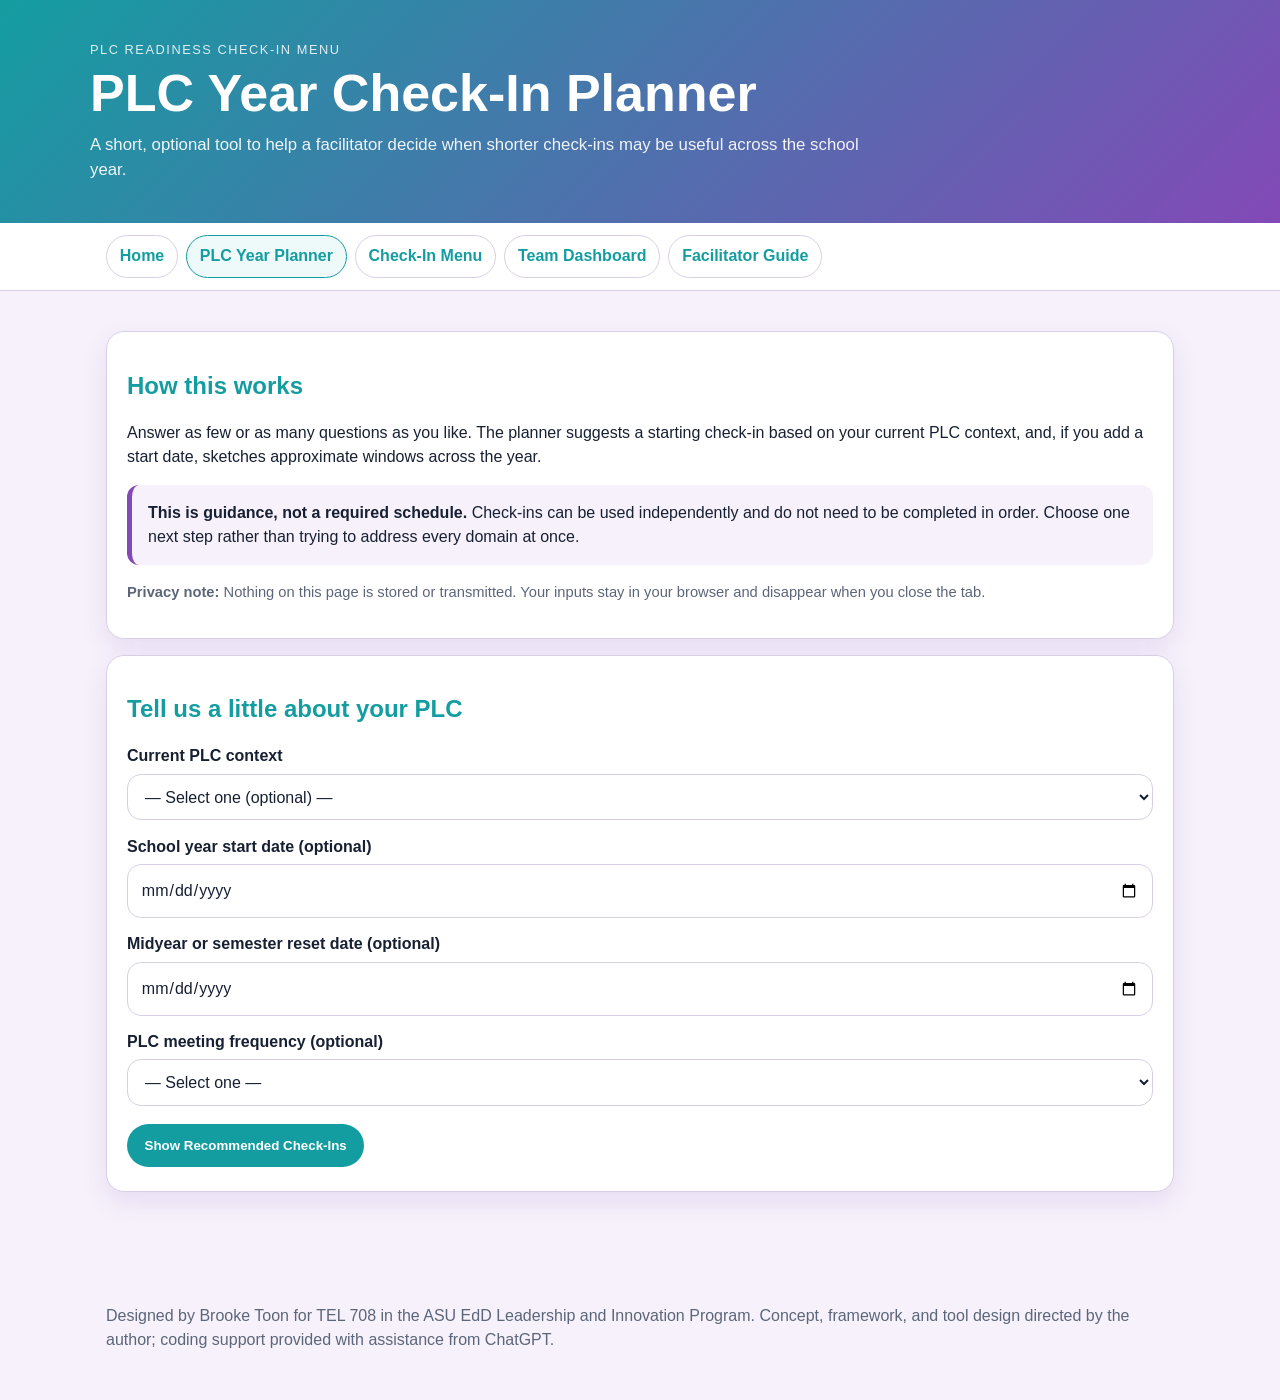
<file: planner.html>
<!DOCTYPE html>
<html lang="en">
<head>
  <meta charset="UTF-8">
  <meta name="viewport" content="width=device-width, initial-scale=1.0">
  <title>PLC Readiness Check-In Menu | PLC Year Planner</title>
  <link rel="stylesheet" href="style.css">
</head>
<body>
<header>
  <div class="header-inner">
    <div class="kicker">PLC Readiness Check-In Menu</div>
    <h1>PLC Year Check-In Planner</h1>
    <p>A short, optional tool to help a facilitator decide when shorter check-ins may be useful across the school year.</p>
  </div>
</header>

<nav>
  <div class="nav-inner">
    <a href="index.html">Home</a>
    <a class="active" href="planner.html">PLC Year Planner</a>
    <a href="check-in.html">Check-In Menu</a>
    <a href="dashboard.html">Team Dashboard</a>
    <a href="facilitator-guide.html">Facilitator Guide</a>
  </div>
</nav>

<main>
  <section class="card">
    <h2>How this works</h2>
    <p>Answer as few or as many questions as you like. The planner suggests a starting check-in based on your current PLC context, and, if you add a start date, sketches approximate windows across the year.</p>
    <div class="warm-notice">
      <strong>This is guidance, not a required schedule.</strong> Check-ins can be used independently and do not need to be completed in order. Choose one next step rather than trying to address every domain at once.
    </div>
    <p class="small"><strong>Privacy note:</strong> Nothing on this page is stored or transmitted. Your inputs stay in your browser and disappear when you close the tab.</p>
  </section>

  <section class="card no-print">
    <h2>Tell us a little about your PLC</h2>

    <div class="planner-field">
      <label for="contextSelect">Current PLC context</label>
      <select id="contextSelect">
        <option value="">— Select one (optional) —</option>
        <option value="new">New or restarting PLC</option>
        <option value="admin">Admin priorities are shaping the work</option>
        <option value="purpose">Team needs shared purpose</option>
        <option value="data">Team is in a data/instructional cycle</option>
        <option value="practice">Team is ready to examine practice</option>
        <option value="rushed">Meetings feel rushed or compliance-based</option>
        <option value="midyear">Midyear reset</option>
        <option value="endyear">End-of-year reflection</option>
      </select>
    </div>

    <div class="planner-field">
      <label for="startDate">School year start date (optional)</label>
      <input type="date" id="startDate">
    </div>

    <div class="planner-field">
      <label for="resetDate">Midyear or semester reset date (optional)</label>
      <input type="date" id="resetDate">
    </div>

    <div class="planner-field">
      <label for="frequency">PLC meeting frequency (optional)</label>
      <select id="frequency">
        <option value="">— Select one —</option>
        <option value="weekly">Weekly</option>
        <option value="biweekly">Every other week</option>
        <option value="monthly">Monthly</option>
        <option value="irregular">Irregular</option>
      </select>
    </div>

    <button type="button" id="generatePlan">Show Recommended Check-Ins</button>
  </section>

  <section id="plannerOutput" class="card" style="display:none;">
    <!-- Recommendations rendered by script.js -->
  </section>

  <section id="plannerExportRow" class="card no-print" style="display:none;">
    <button type="button" id="exportPlannerPdf">Export / Save Plan as PDF</button>
    <p class="export-note">This opens your browser print window. Choose “Save as PDF” as the destination. Recommended check-ins print as text.</p>
  </section>
</main>

<footer>
  <p>Designed by Brooke Toon for TEL 708 in the ASU EdD Leadership and Innovation Program. Concept, framework, and tool design directed by the author; coding support provided with assistance from ChatGPT.</p>
</footer>

<script src="script.js"></script>
</body>
</html>
</file>
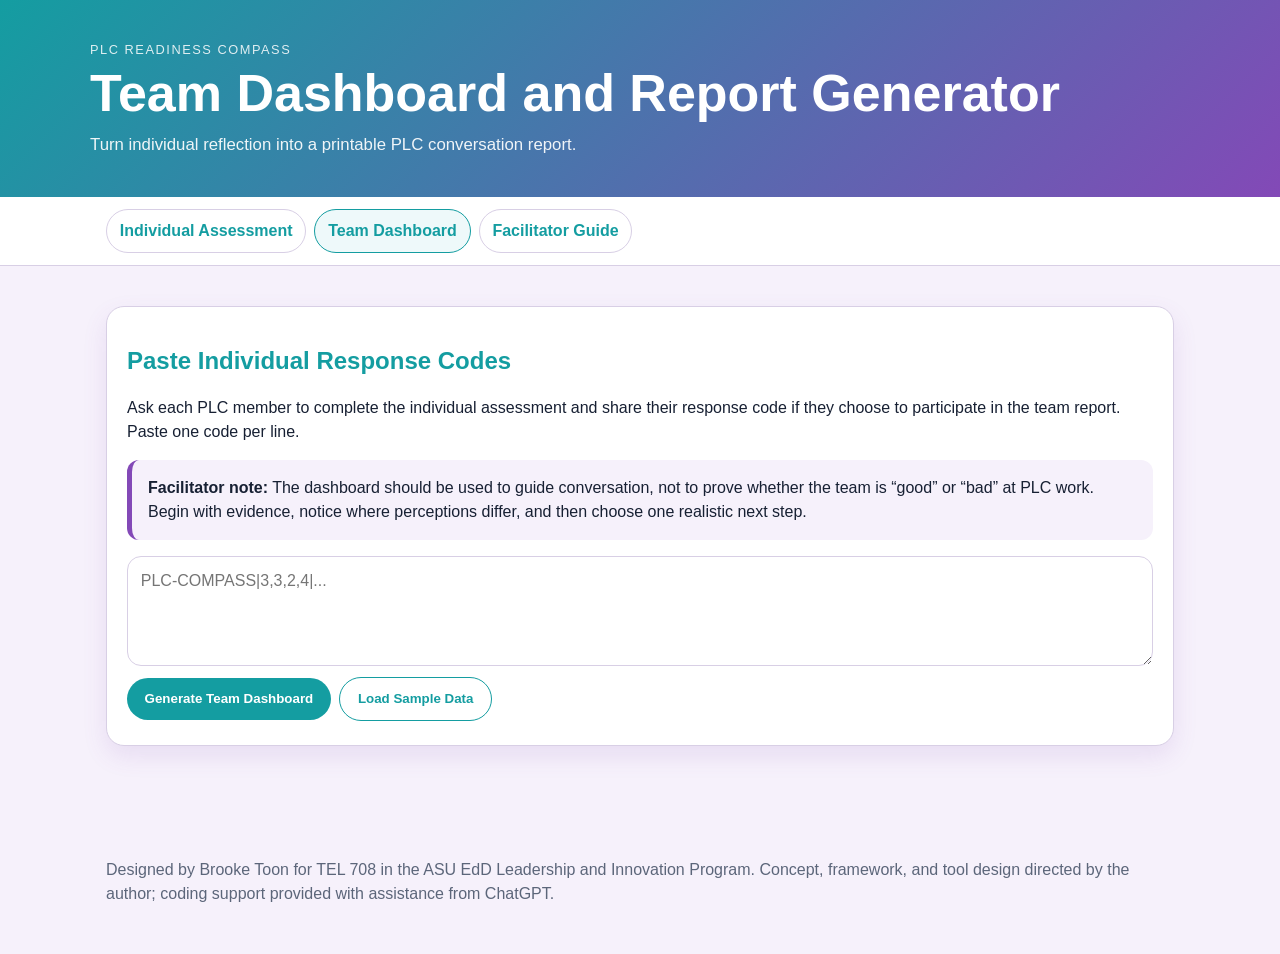
<file: original/dashboard.html>
<!DOCTYPE html>
<html lang="en">
<head>
  <meta charset="UTF-8">
  <meta name="viewport" content="width=device-width, initial-scale=1.0">
  <title>PLC Readiness Compass | Team Dashboard</title>
  <link rel="stylesheet" href="style.css">
</head>
<body>
<header>
  <div class="header-inner">
    <div class="kicker">PLC Readiness Compass</div>
    <h1>Team Dashboard and Report Generator</h1>
    <p>Turn individual reflection into a printable PLC conversation report.</p>
  </div>
</header>

<nav>
  <div class="nav-inner">
    <a href="index.html">Individual Assessment</a>
    <a class="active" href="dashboard.html">Team Dashboard</a>
    <a href="facilitator-guide.html">Facilitator Guide</a>
  </div>
</nav>

<main>
  <section class="card no-print">
    <h2>Paste Individual Response Codes</h2>
    <p>Ask each PLC member to complete the individual assessment and share their response code if they choose to participate in the team report. Paste one code per line.</p>
    <div class="warm-notice">
      <strong>Facilitator note:</strong> The dashboard should be used to guide conversation, not to prove whether the team is “good” or “bad” at PLC work. Begin with evidence, notice where perceptions differ, and then choose one realistic next step.
    </div>
    <textarea id="codesInput" placeholder="PLC-COMPASS|3,3,2,4|..."></textarea>
    <button type="button" id="generateDashboard">Generate Team Dashboard</button>
    <button type="button" id="loadSample" class="secondary">Load Sample Data</button>
  </section>

  <section id="dashboardResults" style="display:none;">
    <section class="card print-only">
      <h1>PLC Readiness Conversation Report</h1>
      <p>A team-level snapshot of readiness conditions, perception gaps, and possible next steps.</p>
    </section>

    <section id="teamSummary" class="card"></section>

    <section class="card">
      <h3>Team Readiness Profile</h3>
      <div id="teamBars"></div>
    </section>

    <section id="domainTable" class="card"></section>

    <section id="strengthGap" class="card"></section>

    <section id="conversationPrompts" class="card"></section>

    <section id="actionPlan" class="card"></section>

    <section class="card no-print">
      <button type="button" id="exportDashboardPdf">Export / Save Report as PDF</button>
      <p class="export-note">This opens your browser print window. Choose “Save as PDF” as the destination.</p>
    </section>
  </section>
</main>

<footer>
  <p>Designed by Brooke Toon for TEL 708 in the ASU EdD Leadership and Innovation Program. Concept, framework, and tool design directed by the author; coding support provided with assistance from ChatGPT.</p>
</footer>

<script src="script.js"></script>
</body>
</html>
</file>
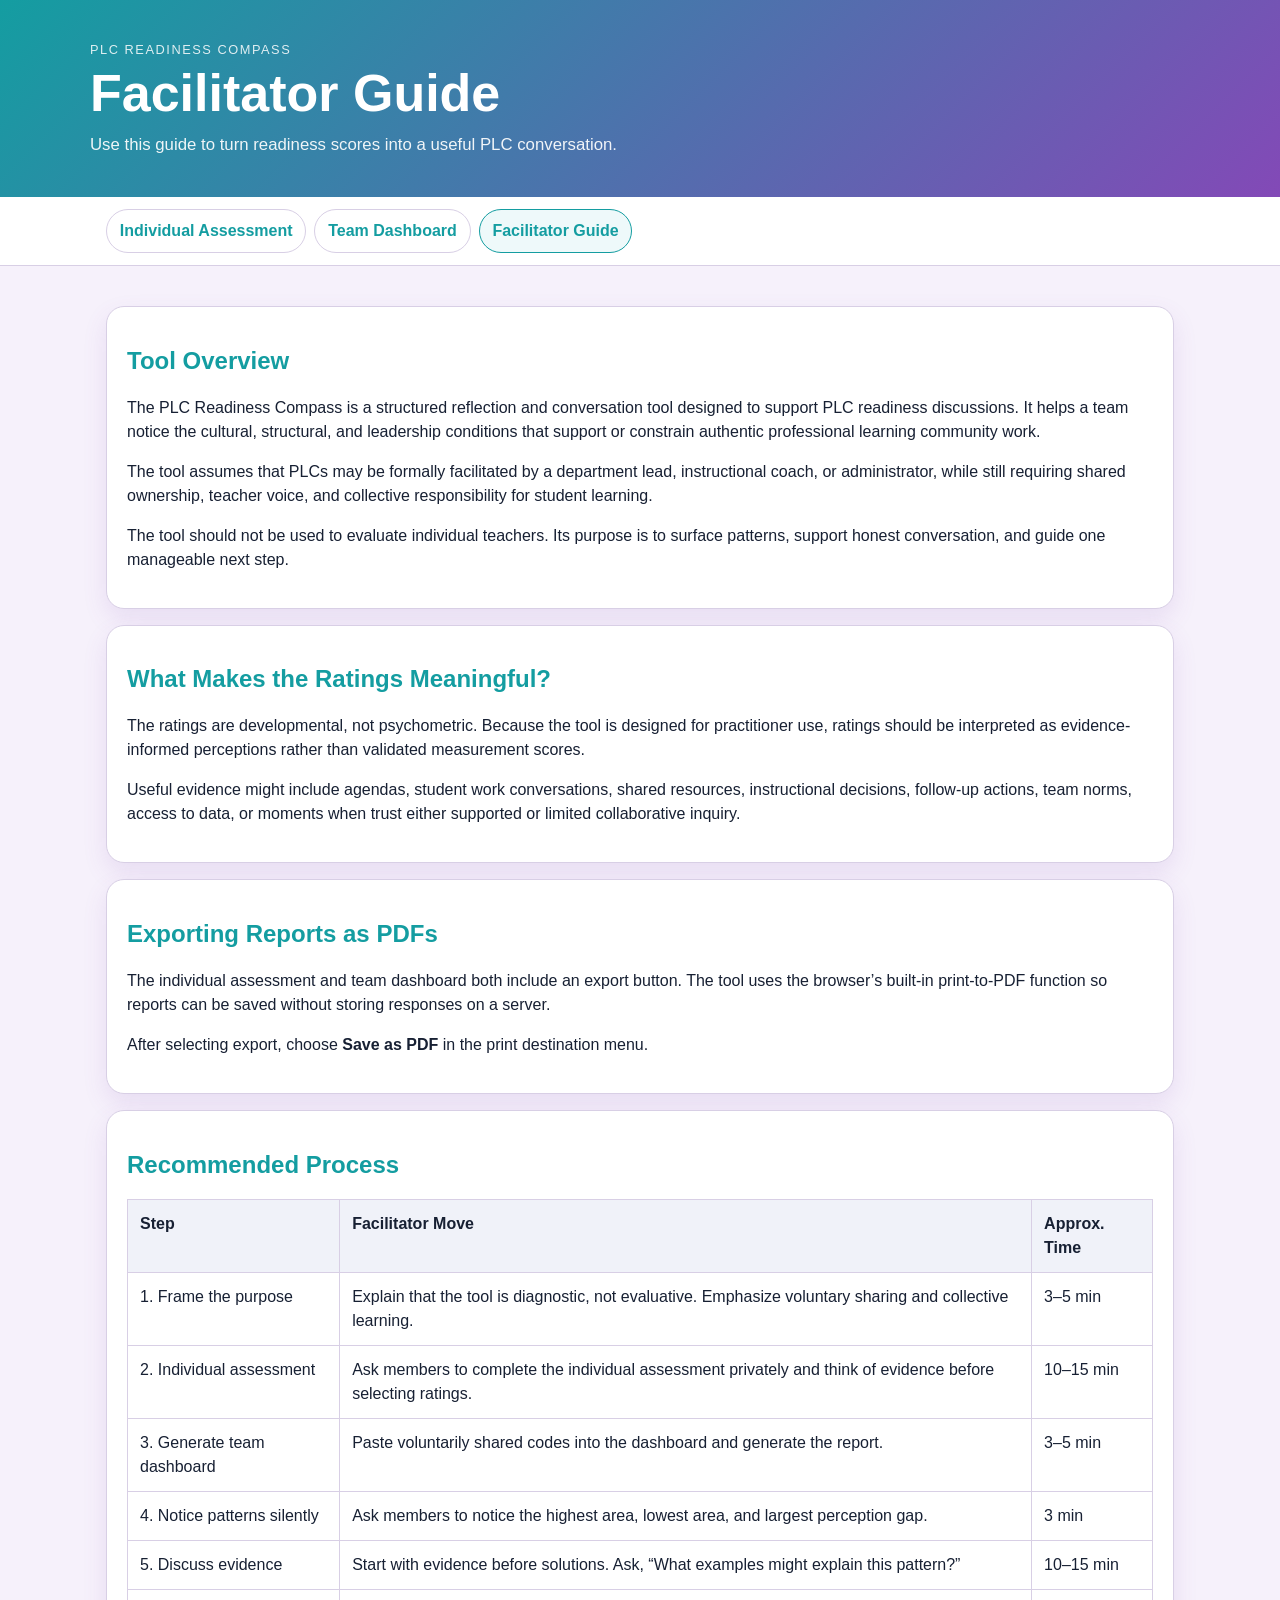
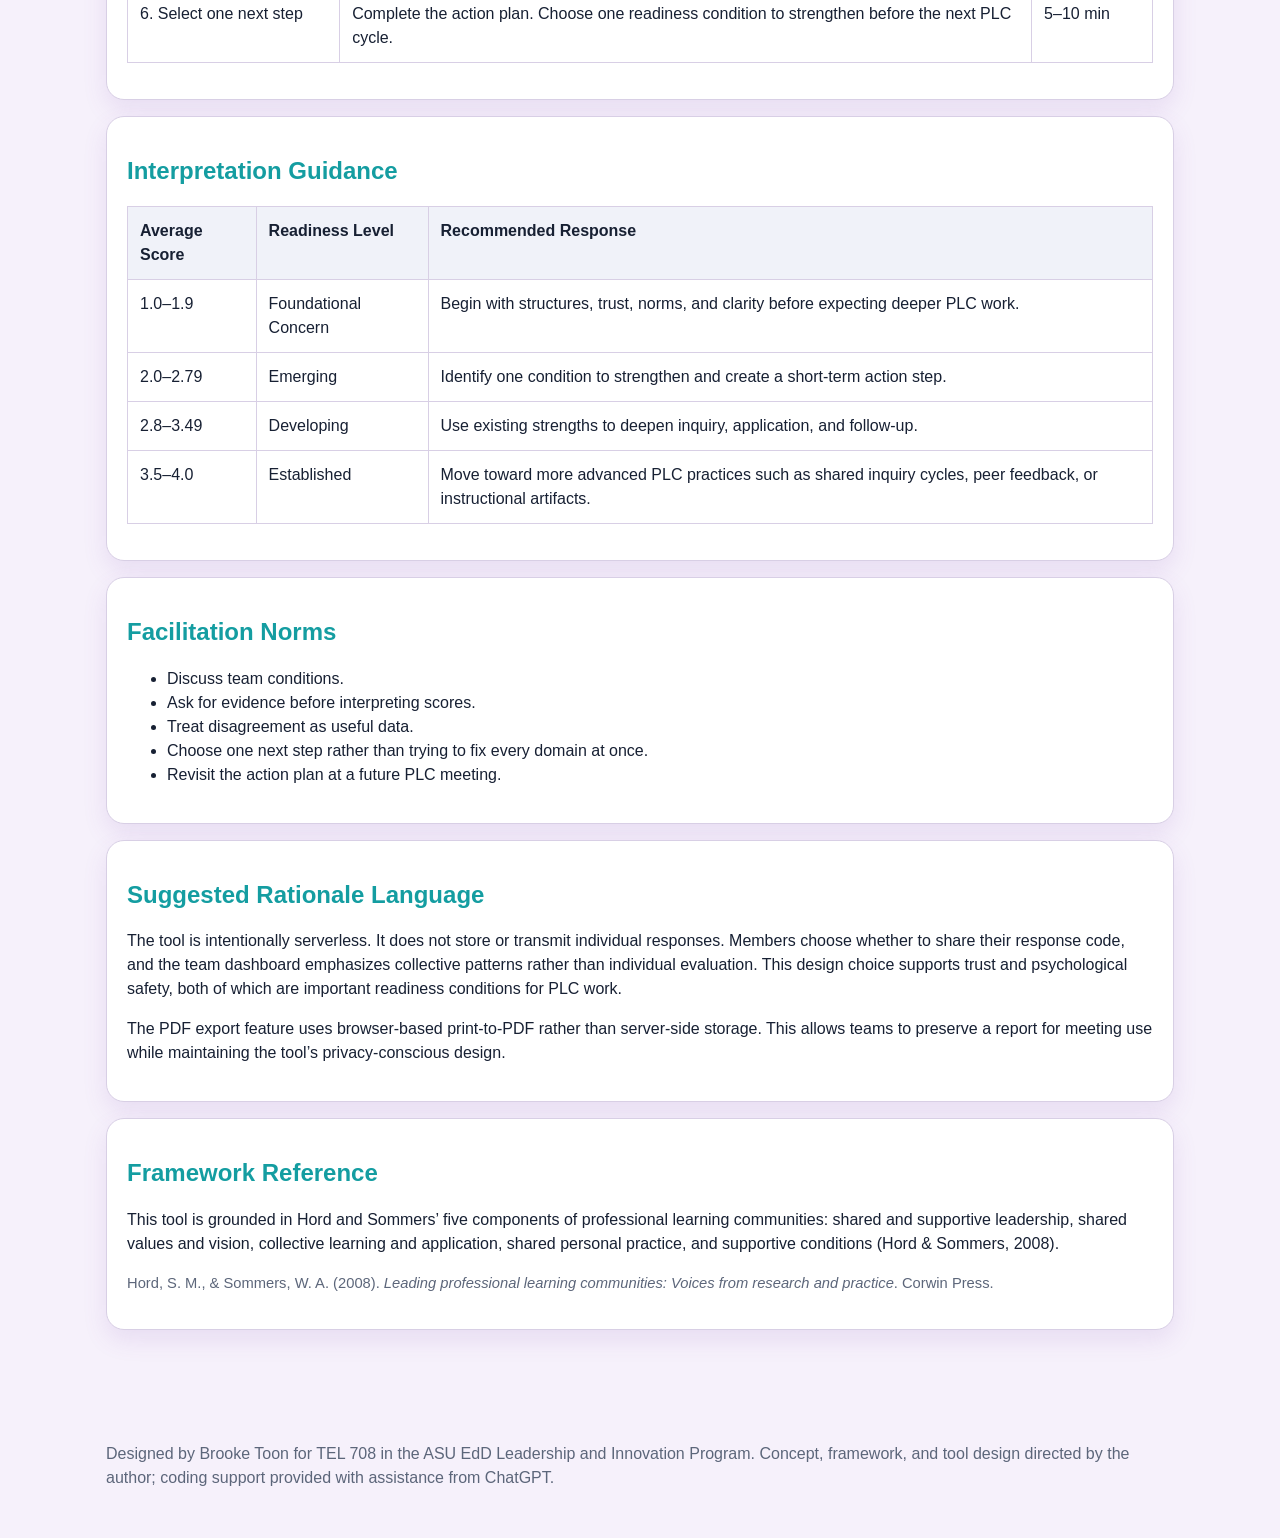
<file: original/facilitator-guide.html>
<!DOCTYPE html>
<html lang="en">
<head>
  <meta charset="UTF-8">
  <meta name="viewport" content="width=device-width, initial-scale=1.0">
  <title>PLC Readiness Compass | Facilitator Guide</title>
  <link rel="stylesheet" href="style.css">
</head>
<body>
<header>
  <div class="header-inner">
    <div class="kicker">PLC Readiness Compass</div>
    <h1>Facilitator Guide</h1>
    <p>Use this guide to turn readiness scores into a useful PLC conversation.</p>
  </div>
</header>

<nav>
  <div class="nav-inner">
    <a href="index.html">Individual Assessment</a>
    <a href="dashboard.html">Team Dashboard</a>
    <a class="active" href="facilitator-guide.html">Facilitator Guide</a>
  </div>
</nav>

<main>
  <section class="card">
    <h2>Tool Overview</h2>
    <p>The PLC Readiness Compass is a structured reflection and conversation tool designed to support PLC readiness discussions. It helps a team notice the cultural, structural, and leadership conditions that support or constrain authentic professional learning community work.</p>
    <p>The tool assumes that PLCs may be formally facilitated by a department lead, instructional coach, or administrator, while still requiring shared ownership, teacher voice, and collective responsibility for student learning.</p>
    <p>The tool should not be used to evaluate individual teachers. Its purpose is to surface patterns, support honest conversation, and guide one manageable next step.</p>
  </section>

  <section class="card">
    <h2>What Makes the Ratings Meaningful?</h2>
    <p>The ratings are developmental, not psychometric. Because the tool is designed for practitioner use, ratings should be interpreted as evidence-informed perceptions rather than validated measurement scores.</p>
    <p>Useful evidence might include agendas, student work conversations, shared resources, instructional decisions, follow-up actions, team norms, access to data, or moments when trust either supported or limited collaborative inquiry.</p>
  </section>

  <section class="card">
    <h2>Exporting Reports as PDFs</h2>
    <p>The individual assessment and team dashboard both include an export button. The tool uses the browser’s built-in print-to-PDF function so reports can be saved without storing responses on a server.</p>
    <p>After selecting export, choose <strong>Save as PDF</strong> in the print destination menu.</p>
  </section>

  <section class="card">
    <h2>Recommended Process</h2>
    <table>
      <thead>
        <tr>
          <th>Step</th>
          <th>Facilitator Move</th>
          <th>Approx. Time</th>
        </tr>
      </thead>
      <tbody>
        <tr>
          <td>1. Frame the purpose</td>
          <td>Explain that the tool is diagnostic, not evaluative. Emphasize voluntary sharing and collective learning.</td>
          <td>3–5 min</td>
        </tr>
        <tr>
          <td>2. Individual assessment</td>
          <td>Ask members to complete the individual assessment privately and think of evidence before selecting ratings.</td>
          <td>10–15 min</td>
        </tr>
        <tr>
          <td>3. Generate team dashboard</td>
          <td>Paste voluntarily shared codes into the dashboard and generate the report.</td>
          <td>3–5 min</td>
        </tr>
        <tr>
          <td>4. Notice patterns silently</td>
          <td>Ask members to notice the highest area, lowest area, and largest perception gap.</td>
          <td>3 min</td>
        </tr>
        <tr>
          <td>5. Discuss evidence</td>
          <td>Start with evidence before solutions. Ask, “What examples might explain this pattern?”</td>
          <td>10–15 min</td>
        </tr>
        <tr>
          <td>6. Select one next step</td>
          <td>Complete the action plan. Choose one readiness condition to strengthen before the next PLC cycle.</td>
          <td>5–10 min</td>
        </tr>
      </tbody>
    </table>
  </section>

  <section class="card">
    <h2>Interpretation Guidance</h2>
    <table>
      <thead>
        <tr>
          <th>Average Score</th>
          <th>Readiness Level</th>
          <th>Recommended Response</th>
        </tr>
      </thead>
      <tbody>
        <tr>
          <td>1.0–1.9</td>
          <td>Foundational Concern</td>
          <td>Begin with structures, trust, norms, and clarity before expecting deeper PLC work.</td>
        </tr>
        <tr>
          <td>2.0–2.79</td>
          <td>Emerging</td>
          <td>Identify one condition to strengthen and create a short-term action step.</td>
        </tr>
        <tr>
          <td>2.8–3.49</td>
          <td>Developing</td>
          <td>Use existing strengths to deepen inquiry, application, and follow-up.</td>
        </tr>
        <tr>
          <td>3.5–4.0</td>
          <td>Established</td>
          <td>Move toward more advanced PLC practices such as shared inquiry cycles, peer feedback, or instructional artifacts.</td>
        </tr>
      </tbody>
    </table>
  </section>

  <section class="card">
    <h2>Facilitation Norms</h2>
    <ul>
      <li>Discuss team conditions.</li>
      <li>Ask for evidence before interpreting scores.</li>
      <li>Treat disagreement as useful data.</li>
      <li>Choose one next step rather than trying to fix every domain at once.</li>
      <li>Revisit the action plan at a future PLC meeting.</li>
    </ul>
  </section>

  <section class="card">
    <h2>Suggested Rationale Language</h2>
    <p>The tool is intentionally serverless. It does not store or transmit individual responses. Members choose whether to share their response code, and the team dashboard emphasizes collective patterns rather than individual evaluation. This design choice supports trust and psychological safety, both of which are important readiness conditions for PLC work.</p>
    <p>The PDF export feature uses browser-based print-to-PDF rather than server-side storage. This allows teams to preserve a report for meeting use while maintaining the tool’s privacy-conscious design.</p>
  </section>
  <section class="card">
  <h2>Framework Reference</h2>
  <p>
    This tool is grounded in Hord and Sommers’ five components of professional learning communities:
    shared and supportive leadership, shared values and vision, collective learning and application,
    shared personal practice, and supportive conditions (Hord & Sommers, 2008).
  </p>
  <p class="small">
    Hord, S. M., & Sommers, W. A. (2008). <em>Leading professional learning communities:
    Voices from research and practice</em>. Corwin Press.
  </p>
</section>
</main>

<footer>
  <p>Designed by Brooke Toon for TEL 708 in the ASU EdD Leadership and Innovation Program. Concept, framework, and tool design directed by the author; coding support provided with assistance from ChatGPT.</p>
</footer>
</body>
</html>
</file>
<file: style.css>
:root {
  --bg: #f6f1fb;
  --card: #ffffff;
  --text: #172033;
  --muted: #5c667a;
  --border: #d8cfe5;
  --accent: #149da1;
  --accent-2: #8349b7;
  --accent-soft: #eef9fa;
  --success: #149da1;
  --warning: #8349b7;
  --danger: #8a2f2f;
  --warm: #f6f1fb;
  --shadow: 0 10px 25px rgba(131, 73, 183, .12);
}

* {
  box-sizing: border-box;
}

body {
  margin: 0;
  font-family: Arial, Helvetica, sans-serif;
  background: var(--bg);
  color: var(--text);
  line-height: 1.5;
}

header {
  background: linear-gradient(135deg, #149da1, #8349b7);
  color: white;
  padding: 2.5rem 1rem;
}

.header-inner,
main,
footer {
  max-width: 1100px;
  margin: 0 auto;
}

.kicker {
  text-transform: uppercase;
  letter-spacing: .12em;
  font-size: .8rem;
  opacity: .85;
  margin-bottom: .4rem;
}

h1 {
  margin: 0 0 .5rem 0;
  font-size: clamp(2rem, 5vw, 3.25rem);
  line-height: 1.05;
}

h2,
h3,
h4 {
  line-height: 1.2;
  color: var(--accent);
}

header h1,
header h2,
header h3,
header h4 {
  color: white;
}

header p {
  max-width: 800px;
  margin: .75rem 0 0 0;
  font-size: 1.05rem;
  opacity: .92;
}

nav {
  background: white;
  border-bottom: 1px solid var(--border);
  position: sticky;
  top: 0;
  z-index: 5;
}

.nav-inner {
  max-width: 1100px;
  margin: 0 auto;
  display: flex;
  flex-wrap: wrap;
  gap: .5rem;
  padding: .75rem 1rem;
}

nav a {
  text-decoration: none;
  color: var(--accent);
  font-weight: 700;
  border: 1px solid var(--border);
  padding: .55rem .8rem;
  border-radius: 999px;
  background: #fff;
}

nav a:hover,
nav a.active {
  background: var(--accent-soft);
  border-color: var(--accent);
}

main {
  padding: 1.5rem 1rem 3rem;
}

.card {
  background: var(--card);
  border: 1px solid var(--border);
  border-radius: 18px;
  padding: 1.25rem;
  margin: 1rem 0;
  box-shadow: var(--shadow);
}

.grid {
  display: grid;
  grid-template-columns: repeat(12, 1fr);
  gap: 1rem;
}

.col-6 {
  grid-column: span 6;
}

.col-4 {
  grid-column: span 4;
}

.col-8 {
  grid-column: span 8;
}

.col-12 {
  grid-column: span 12;
}

@media (max-width: 800px) {
  .col-6,
  .col-4,
  .col-8 {
    grid-column: span 12;
  }

  nav {
    position: static;
  }
}

.notice {
  border-left: 5px solid var(--accent);
  background: var(--accent-soft);
  padding: 1rem;
  border-radius: 12px;
  margin: 1rem 0;
}

.evidence-note {
  border-left: 5px solid var(--accent);
  background: var(--accent-soft);
  padding: 1rem;
  border-radius: 12px;
  margin: 1rem 0 1.25rem;
  color: var(--text);
}

.evidence-note strong {
  color: var(--text);
}

.warm-notice {
  border-left: 5px solid var(--accent-2);
  background: var(--warm);
  padding: 1rem;
  border-radius: 12px;
  margin: 1rem 0;
}

.scale {
  display: grid;
  grid-template-columns: repeat(4, 1fr);
  gap: .9rem;
}

.scale div {
  border: 1px solid var(--border);
  border-radius: 14px;
  padding: 1rem;
  background: var(--accent-soft);
  text-align: left;
  line-height: 1.4;
}

.scale div strong {
  display: block;
  text-align: center;
  margin-bottom: .7rem;
  font-size: 1rem;
  line-height: 1.25;
}

.domain {
  border-top: 7px solid var(--accent-2);
}

.domain-intro {
  color: var(--muted);
  font-style: italic;
}

.item {
  border: 1px solid var(--border);
  border-radius: 14px;
  padding: 1rem;
  margin: .75rem 0;
  background: #fff;
}

.item p {
  margin-top: 0;
  font-weight: 700;
}

.item .plain {
  font-weight: 400;
  color: var(--muted);
}

.radio-row {
  display: flex;
  flex-wrap: wrap;
  gap: .6rem;
}

.radio-row label {
  display: inline-flex;
  gap: .35rem;
  align-items: center;
  border: 1px solid var(--border);
  padding: .45rem .65rem;
  border-radius: 999px;
  background: #fafbff;
  cursor: pointer;
}

.radio-row input {
  accent-color: var(--accent);
}

textarea,
input[type="text"] {
  width: 100%;
  border: 1px solid var(--border);
  border-radius: 14px;
  padding: .8rem;
  font: inherit;
  background: #fff;
}

textarea {
  min-height: 110px;
  resize: vertical;
}

button {
  border: none;
  background: var(--accent);
  color: white;
  font-weight: 700;
  padding: .85rem 1.1rem;
  border-radius: 999px;
  cursor: pointer;
  margin: .25rem .25rem .25rem 0;
}

button.secondary {
  background: #fff;
  color: var(--accent);
  border: 1px solid var(--accent);
}

button:hover {
  filter: brightness(.95);
}

.result-card {
  background: #fff;
  border: 1px solid #cbb7df;
  border-left: 6px solid var(--accent-2);
  border-radius: 16px;
  padding: 1.1rem;
  margin: .75rem 0;
  box-shadow: 0 8px 18px rgba(131, 73, 183, .10);
}

.result-card h4 {
  margin-top: 0;
  color: var(--accent);
}

.score-row {
  display: grid;
  grid-template-columns: 240px 1fr 110px;
  gap: .75rem;
  align-items: center;
  margin: .7rem 0;
}

@media (max-width: 700px) {
  .score-row {
    grid-template-columns: 1fr;
  }
}

.bar {
  height: 18px;
  border-radius: 999px;
  background: #edf0f7;
  overflow: hidden;
}

.bar span {
  display: block;
  height: 100%;
  background: var(--accent);
  width: 0%;
}

.svg-bar-wrap {
  width: 100%;
}

.score-svg {
  width: 100%;
  height: 24px;
  display: block;
}

.badge {
  display: inline-block;
  padding: .35rem .6rem;
  border-radius: 999px;
  font-weight: 700;
  font-size: .85rem;
  border: 1px solid var(--border);
  background: #fff;
}

.badge.low {
  color: var(--danger);
  background: #fff2f2;
  border-color: #f0c4c4;
}

.badge.mid {
  color: var(--warning);
  background: #fff8e8;
  border-color: #ead197;
}

.badge.good {
  color: var(--success);
  background: #effaf4;
  border-color: #badbc8;
}

.badge.neutral {
  color: var(--accent);
  background: var(--accent-soft);
  border-color: #cdd3ff;
}

table {
  width: 100%;
  border-collapse: collapse;
  margin: 1rem 0;
  background: #fff;
}

th,
td {
  border: 1px solid var(--border);
  padding: .75rem;
  text-align: left;
  vertical-align: top;
}

th {
  background: #f0f2f9;
}

.domain-results-table {
  table-layout: fixed;
}

.domain-results-table th:nth-child(1),
.domain-results-table td:nth-child(1) {
  width: 18%;
}

.domain-results-table th:nth-child(2),
.domain-results-table td:nth-child(2) {
  width: 8%;
}

.domain-results-table th:nth-child(3),
.domain-results-table td:nth-child(3) {
  width: 12%;
}

.domain-results-table th:nth-child(4),
.domain-results-table td:nth-child(4) {
  width: 13%;
}

.domain-results-table th:nth-child(5),
.domain-results-table td:nth-child(5) {
  width: 25%;
}

.domain-results-table th:nth-child(6),
.domain-results-table td:nth-child(6) {
  width: 24%;
}

.action-table textarea,
.action-input {
  width: 100%;
  min-height: 90px;
  border: 1px solid var(--border);
  border-radius: 10px;
  padding: .65rem;
  font: inherit;
  color: var(--text);
  background: #fff;
  resize: vertical;
  overflow: hidden;
}

.action-table textarea:focus,
.action-input:focus {
  outline: 2px solid var(--accent);
  border-color: var(--accent);
}

.action-table td {
  vertical-align: top;
}

.code-box {
  font-family: Consolas, Monaco, monospace;
  background: #10172a;
  color: #e9f0ff;
  padding: 1rem;
  border-radius: 14px;
  overflow-wrap: anywhere;
  white-space: pre-wrap;
}

.small {
  color: var(--muted);
  font-size: .92rem;
}

footer {
  padding: 2rem 1rem;
  color: var(--muted);
}

.print-only {
  display: none;
}

.export-note {
  font-size: .92rem;
  color: var(--muted);
  margin-top: .5rem;
}

@page {
  size: letter;
  margin: .6in;
}

@media print {
  nav,
  header .kicker,
  button,
  .no-print,
  footer,
  #assessmentForm,
  #introCards {
    display: none !important;
  }

  body {
    background: white;
    color: black;
  }

  header {
    background: white;
    color: black;
    padding: 0 0 .5rem 0;
  }

  header h1,
  header h2,
  header h3,
  header h4,
  header p {
    color: black;
  }

  main {
    padding: 0;
    max-width: 100%;
  }

  .card,
  .result-card {
    box-shadow: none;
    border: 1px solid #999;
    break-inside: avoid;
    page-break-inside: avoid;
  }

  .print-only {
    display: block;
  }

  a {
    color: black;
    text-decoration: none;
  }

  .bar {
    border: 1px solid #999;
  }

  .score-svg {
    width: 100%;
    height: 24px;
  }

  .domain-results-table {
    table-layout: fixed;
    font-size: .82rem;
  }

  .domain-results-table th,
  .domain-results-table td {
    padding: .45rem;
  }

  .domain-results-table .badge {
    font-size: .72rem;
    padding: .25rem .4rem;
  }

  .action-input {
    border: 1px solid #999;
    background: white;
    color: black;
    min-height: 90px;
    overflow: visible;
    resize: none;
  }
}

/* ============================================================
   Menu version additions
   (Check-In Menu cards, planner, helper buttons)
   Reuses the existing palette and card system above.
   ============================================================ */

.menu-intro {
  margin-bottom: 1rem;
}

.checkin-grid {
  display: grid;
  grid-template-columns: repeat(2, 1fr);
  gap: 1rem;
}

@media (max-width: 800px) {
  .checkin-grid {
    grid-template-columns: 1fr;
  }
}

.checkin-card {
  background: var(--card);
  border: 1px solid var(--border);
  border-top: 7px solid var(--accent-2);
  border-radius: 18px;
  padding: 1.25rem;
  box-shadow: var(--shadow);
  display: flex;
  flex-direction: column;
}

.checkin-card.full {
  border-top-color: var(--accent);
  background: var(--accent-soft);
}

.checkin-card h3 {
  margin: 0 0 .25rem 0;
}

.checkin-meta {
  display: inline-block;
  font-size: .82rem;
  font-weight: 700;
  color: var(--accent-2);
  background: var(--warm);
  border: 1px solid var(--border);
  border-radius: 999px;
  padding: .2rem .6rem;
  margin-bottom: .6rem;
}

.checkin-card .when {
  color: var(--muted);
  margin: .2rem 0 .6rem;
}

.checkin-card .core-q {
  background: var(--accent-soft);
  border-left: 5px solid var(--accent);
  border-radius: 12px;
  padding: .7rem .8rem;
  margin: .2rem 0 1rem;
}

.checkin-card .core-q strong {
  color: var(--text);
}

.checkin-card .spacer {
  flex: 1;
}

/* Anchor styled as a primary button (planner links, menu actions) */
.btn-link {
  display: inline-block;
  text-decoration: none;
  text-align: center;
  border: none;
  background: var(--accent);
  color: #fff;
  font-weight: 700;
  padding: .85rem 1.1rem;
  border-radius: 999px;
  cursor: pointer;
  margin: .25rem .25rem .25rem 0;
}

.btn-link:hover {
  filter: brightness(.95);
}

.btn-link.secondary {
  background: #fff;
  color: var(--accent);
  border: 1px solid var(--accent);
}

/* Planner */
.planner-field {
  margin: .9rem 0;
}

.planner-field label {
  display: block;
  font-weight: 700;
  margin-bottom: .35rem;
}

.planner-field select,
.planner-field input[type="date"] {
  width: 100%;
  border: 1px solid var(--border);
  border-radius: 14px;
  padding: .8rem;
  font: inherit;
  background: #fff;
  color: var(--text);
}

.rec-card {
  background: #fff;
  border: 1px solid #cbb7df;
  border-left: 6px solid var(--accent-2);
  border-radius: 16px;
  padding: 1.1rem;
  margin: .75rem 0;
  box-shadow: 0 8px 18px rgba(131, 73, 183, .10);
}

.rec-card h4 {
  margin-top: 0;
  color: var(--accent);
}

.window-list {
  list-style: none;
  padding: 0;
  margin: .5rem 0 0;
}

.window-list li {
  border: 1px solid var(--border);
  border-radius: 14px;
  padding: .85rem 1rem;
  margin: .6rem 0;
  background: var(--accent-soft);
}

.window-list .when-label {
  font-weight: 700;
  display: block;
  margin-bottom: .15rem;
}

.window-list .when-date {
  color: var(--muted);
  font-size: .9rem;
}

@media print {
  .btn-link,
  .planner-field select,
  .planner-field input {
    display: none !important;
  }
}

/* ============================================================
   Landing / home page
   ============================================================ */

.home-intro {
  margin-bottom: 1rem;
}

.home-grid {
  display: grid;
  grid-template-columns: repeat(2, 1fr);
  gap: 1rem;
}

@media (max-width: 800px) {
  .home-grid {
    grid-template-columns: 1fr;
  }
}

.home-card {
  background: var(--card);
  border: 1px solid var(--border);
  border-top: 7px solid var(--accent);
  border-radius: 18px;
  padding: 1.25rem;
  box-shadow: var(--shadow);
  display: flex;
  flex-direction: column;
}

.home-card h3 {
  margin: 0 0 .35rem 0;
}

.home-card p {
  margin: 0 0 1rem 0;
  color: var(--muted);
}

.home-card .spacer {
  flex: 1;
}

.btn-link.btn-block {
  display: block;
  width: 100%;
  margin: 0;
}

/* ============================================================
   Hub landing — comparison, process flow, readiness areas
   ============================================================ */

.compare-grid {
  display: grid;
  grid-template-columns: repeat(2, 1fr);
  gap: 1rem;
  margin: 1rem 0;
}

.compare-card {
  background: var(--card);
  border: 1px solid var(--border);
  border-top: 7px solid var(--accent-2);
  border-radius: 18px;
  padding: 1.25rem;
  box-shadow: var(--shadow);
}

.compare-card.full {
  border-top-color: var(--accent);
  background: var(--accent-soft);
}

.compare-card h3 {
  margin: .25rem 0 .4rem 0;
}

.steps {
  display: grid;
  grid-template-columns: repeat(4, 1fr);
  gap: 1rem;
  margin-top: 1rem;
}

.step {
  background: var(--card);
  border: 1px solid var(--border);
  border-radius: 16px;
  padding: 1.1rem;
  box-shadow: var(--shadow);
}

.step .num {
  display: inline-flex;
  align-items: center;
  justify-content: center;
  width: 2rem;
  height: 2rem;
  border-radius: 999px;
  background: linear-gradient(135deg, var(--accent), var(--accent-2));
  color: #fff;
  font-weight: 700;
  margin-bottom: .5rem;
}

.step h4 {
  margin: .15rem 0 .35rem 0;
}

.step p {
  margin: 0;
  color: var(--muted);
}

.area-grid {
  display: grid;
  grid-template-columns: repeat(auto-fit, minmax(190px, 1fr));
  gap: 1rem;
  margin: 1rem 0;
}

.area-card {
  background: var(--accent-soft);
  border: 1px solid var(--border);
  border-left: 5px solid var(--accent);
  border-radius: 14px;
  padding: 1rem;
}

.area-card h4 {
  margin: 0 0 .35rem 0;
}

.area-card p {
  margin: 0;
  color: var(--text);
  font-size: .95rem;
}

@media (max-width: 800px) {
  .compare-grid {
    grid-template-columns: 1fr;
  }
  .steps {
    grid-template-columns: 1fr 1fr;
  }
}

@media (max-width: 520px) {
  .steps {
    grid-template-columns: 1fr;
  }
}
</file>
<file: original/style.css>
:root {
  --bg: #f6f1fb;
  --card: #ffffff;
  --text: #172033;
  --muted: #5c667a;
  --border: #d8cfe5;
  --accent: #149da1;
  --accent-2: #8349b7;
  --accent-soft: #eef9fa;
  --success: #149da1;
  --warning: #8349b7;
  --danger: #8a2f2f;
  --warm: #f6f1fb;
  --shadow: 0 10px 25px rgba(131, 73, 183, .12);
}

* {
  box-sizing: border-box;
}

body {
  margin: 0;
  font-family: Arial, Helvetica, sans-serif;
  background: var(--bg);
  color: var(--text);
  line-height: 1.5;
}

header {
  background: linear-gradient(135deg, #149da1, #8349b7);
  color: white;
  padding: 2.5rem 1rem;
}

.header-inner,
main,
footer {
  max-width: 1100px;
  margin: 0 auto;
}

.kicker {
  text-transform: uppercase;
  letter-spacing: .12em;
  font-size: .8rem;
  opacity: .85;
  margin-bottom: .4rem;
}

h1 {
  margin: 0 0 .5rem 0;
  font-size: clamp(2rem, 5vw, 3.25rem);
  line-height: 1.05;
}

h2,
h3,
h4 {
  line-height: 1.2;
  color: var(--accent);
}

header h1,
header h2,
header h3,
header h4 {
  color: white;
}

header p {
  max-width: 800px;
  margin: .75rem 0 0 0;
  font-size: 1.05rem;
  opacity: .92;
}

nav {
  background: white;
  border-bottom: 1px solid var(--border);
  position: sticky;
  top: 0;
  z-index: 5;
}

.nav-inner {
  max-width: 1100px;
  margin: 0 auto;
  display: flex;
  flex-wrap: wrap;
  gap: .5rem;
  padding: .75rem 1rem;
}

nav a {
  text-decoration: none;
  color: var(--accent);
  font-weight: 700;
  border: 1px solid var(--border);
  padding: .55rem .8rem;
  border-radius: 999px;
  background: #fff;
}

nav a:hover,
nav a.active {
  background: var(--accent-soft);
  border-color: var(--accent);
}

main {
  padding: 1.5rem 1rem 3rem;
}

.card {
  background: var(--card);
  border: 1px solid var(--border);
  border-radius: 18px;
  padding: 1.25rem;
  margin: 1rem 0;
  box-shadow: var(--shadow);
}

.grid {
  display: grid;
  grid-template-columns: repeat(12, 1fr);
  gap: 1rem;
}

.col-6 {
  grid-column: span 6;
}

.col-4 {
  grid-column: span 4;
}

.col-8 {
  grid-column: span 8;
}

.col-12 {
  grid-column: span 12;
}

@media (max-width: 800px) {
  .col-6,
  .col-4,
  .col-8 {
    grid-column: span 12;
  }

  nav {
    position: static;
  }
}

.notice {
  border-left: 5px solid var(--accent);
  background: var(--accent-soft);
  padding: 1rem;
  border-radius: 12px;
  margin: 1rem 0;
}

.evidence-note {
  border-left: 5px solid var(--accent);
  background: var(--accent-soft);
  padding: 1rem;
  border-radius: 12px;
  margin: 1rem 0 1.25rem;
  color: var(--text);
}

.evidence-note strong {
  color: var(--text);
}

.warm-notice {
  border-left: 5px solid var(--accent-2);
  background: var(--warm);
  padding: 1rem;
  border-radius: 12px;
  margin: 1rem 0;
}

.scale {
  display: grid;
  grid-template-columns: repeat(4, 1fr);
  gap: .9rem;
}

.scale div {
  border: 1px solid var(--border);
  border-radius: 14px;
  padding: 1rem;
  background: var(--accent-soft);
  text-align: left;
  line-height: 1.4;
}

.scale div strong {
  display: block;
  text-align: center;
  margin-bottom: .7rem;
  font-size: 1rem;
  line-height: 1.25;
}

.domain {
  border-top: 7px solid var(--accent-2);
}

.domain-intro {
  color: var(--muted);
  font-style: italic;
}

.item {
  border: 1px solid var(--border);
  border-radius: 14px;
  padding: 1rem;
  margin: .75rem 0;
  background: #fff;
}

.item p {
  margin-top: 0;
  font-weight: 700;
}

.item .plain {
  font-weight: 400;
  color: var(--muted);
}

.radio-row {
  display: flex;
  flex-wrap: wrap;
  gap: .6rem;
}

.radio-row label {
  display: inline-flex;
  gap: .35rem;
  align-items: center;
  border: 1px solid var(--border);
  padding: .45rem .65rem;
  border-radius: 999px;
  background: #fafbff;
  cursor: pointer;
}

.radio-row input {
  accent-color: var(--accent);
}

textarea,
input[type="text"] {
  width: 100%;
  border: 1px solid var(--border);
  border-radius: 14px;
  padding: .8rem;
  font: inherit;
  background: #fff;
}

textarea {
  min-height: 110px;
  resize: vertical;
}

button {
  border: none;
  background: var(--accent);
  color: white;
  font-weight: 700;
  padding: .85rem 1.1rem;
  border-radius: 999px;
  cursor: pointer;
  margin: .25rem .25rem .25rem 0;
}

button.secondary {
  background: #fff;
  color: var(--accent);
  border: 1px solid var(--accent);
}

button:hover {
  filter: brightness(.95);
}

.result-card {
  background: #fff;
  border: 1px solid #cbb7df;
  border-left: 6px solid var(--accent-2);
  border-radius: 16px;
  padding: 1.1rem;
  margin: .75rem 0;
  box-shadow: 0 8px 18px rgba(131, 73, 183, .10);
}

.result-card h4 {
  margin-top: 0;
  color: var(--accent);
}

.score-row {
  display: grid;
  grid-template-columns: 240px 1fr 110px;
  gap: .75rem;
  align-items: center;
  margin: .7rem 0;
}

@media (max-width: 700px) {
  .score-row {
    grid-template-columns: 1fr;
  }
}

.bar {
  height: 18px;
  border-radius: 999px;
  background: #edf0f7;
  overflow: hidden;
}

.bar span {
  display: block;
  height: 100%;
  background: var(--accent);
  width: 0%;
}

.svg-bar-wrap {
  width: 100%;
}

.score-svg {
  width: 100%;
  height: 24px;
  display: block;
}

.badge {
  display: inline-block;
  padding: .35rem .6rem;
  border-radius: 999px;
  font-weight: 700;
  font-size: .85rem;
  border: 1px solid var(--border);
  background: #fff;
}

.badge.low {
  color: var(--danger);
  background: #fff2f2;
  border-color: #f0c4c4;
}

.badge.mid {
  color: var(--warning);
  background: #fff8e8;
  border-color: #ead197;
}

.badge.good {
  color: var(--success);
  background: #effaf4;
  border-color: #badbc8;
}

.badge.neutral {
  color: var(--accent);
  background: var(--accent-soft);
  border-color: #cdd3ff;
}

table {
  width: 100%;
  border-collapse: collapse;
  margin: 1rem 0;
  background: #fff;
}

th,
td {
  border: 1px solid var(--border);
  padding: .75rem;
  text-align: left;
  vertical-align: top;
}

th {
  background: #f0f2f9;
}

.domain-results-table {
  table-layout: fixed;
}

.domain-results-table th:nth-child(1),
.domain-results-table td:nth-child(1) {
  width: 18%;
}

.domain-results-table th:nth-child(2),
.domain-results-table td:nth-child(2) {
  width: 8%;
}

.domain-results-table th:nth-child(3),
.domain-results-table td:nth-child(3) {
  width: 12%;
}

.domain-results-table th:nth-child(4),
.domain-results-table td:nth-child(4) {
  width: 13%;
}

.domain-results-table th:nth-child(5),
.domain-results-table td:nth-child(5) {
  width: 25%;
}

.domain-results-table th:nth-child(6),
.domain-results-table td:nth-child(6) {
  width: 24%;
}

.action-table textarea,
.action-input {
  width: 100%;
  min-height: 90px;
  border: 1px solid var(--border);
  border-radius: 10px;
  padding: .65rem;
  font: inherit;
  color: var(--text);
  background: #fff;
  resize: vertical;
  overflow: hidden;
}

.action-table textarea:focus,
.action-input:focus {
  outline: 2px solid var(--accent);
  border-color: var(--accent);
}

.action-table td {
  vertical-align: top;
}

.code-box {
  font-family: Consolas, Monaco, monospace;
  background: #10172a;
  color: #e9f0ff;
  padding: 1rem;
  border-radius: 14px;
  overflow-wrap: anywhere;
  white-space: pre-wrap;
}

.small {
  color: var(--muted);
  font-size: .92rem;
}

footer {
  padding: 2rem 1rem;
  color: var(--muted);
}

.print-only {
  display: none;
}

.export-note {
  font-size: .92rem;
  color: var(--muted);
  margin-top: .5rem;
}

@page {
  size: letter;
  margin: .6in;
}

@media print {
  nav,
  header .kicker,
  button,
  .no-print,
  footer,
  #assessmentForm,
  #introCards {
    display: none !important;
  }

  body {
    background: white;
    color: black;
  }

  header {
    background: white;
    color: black;
    padding: 0 0 .5rem 0;
  }

  header h1,
  header h2,
  header h3,
  header h4,
  header p {
    color: black;
  }

  main {
    padding: 0;
    max-width: 100%;
  }

  .card,
  .result-card {
    box-shadow: none;
    border: 1px solid #999;
    break-inside: avoid;
    page-break-inside: avoid;
  }

  .print-only {
    display: block;
  }

  a {
    color: black;
    text-decoration: none;
  }

  .bar {
    border: 1px solid #999;
  }

  .score-svg {
    width: 100%;
    height: 24px;
  }

  .domain-results-table {
    table-layout: fixed;
    font-size: .82rem;
  }

  .domain-results-table th,
  .domain-results-table td {
    padding: .45rem;
  }

  .domain-results-table .badge {
    font-size: .72rem;
    padding: .25rem .4rem;
  }

  .action-input {
    border: 1px solid #999;
    background: white;
    color: black;
    min-height: 90px;
    overflow: visible;
    resize: none;
  }
}
</file>
